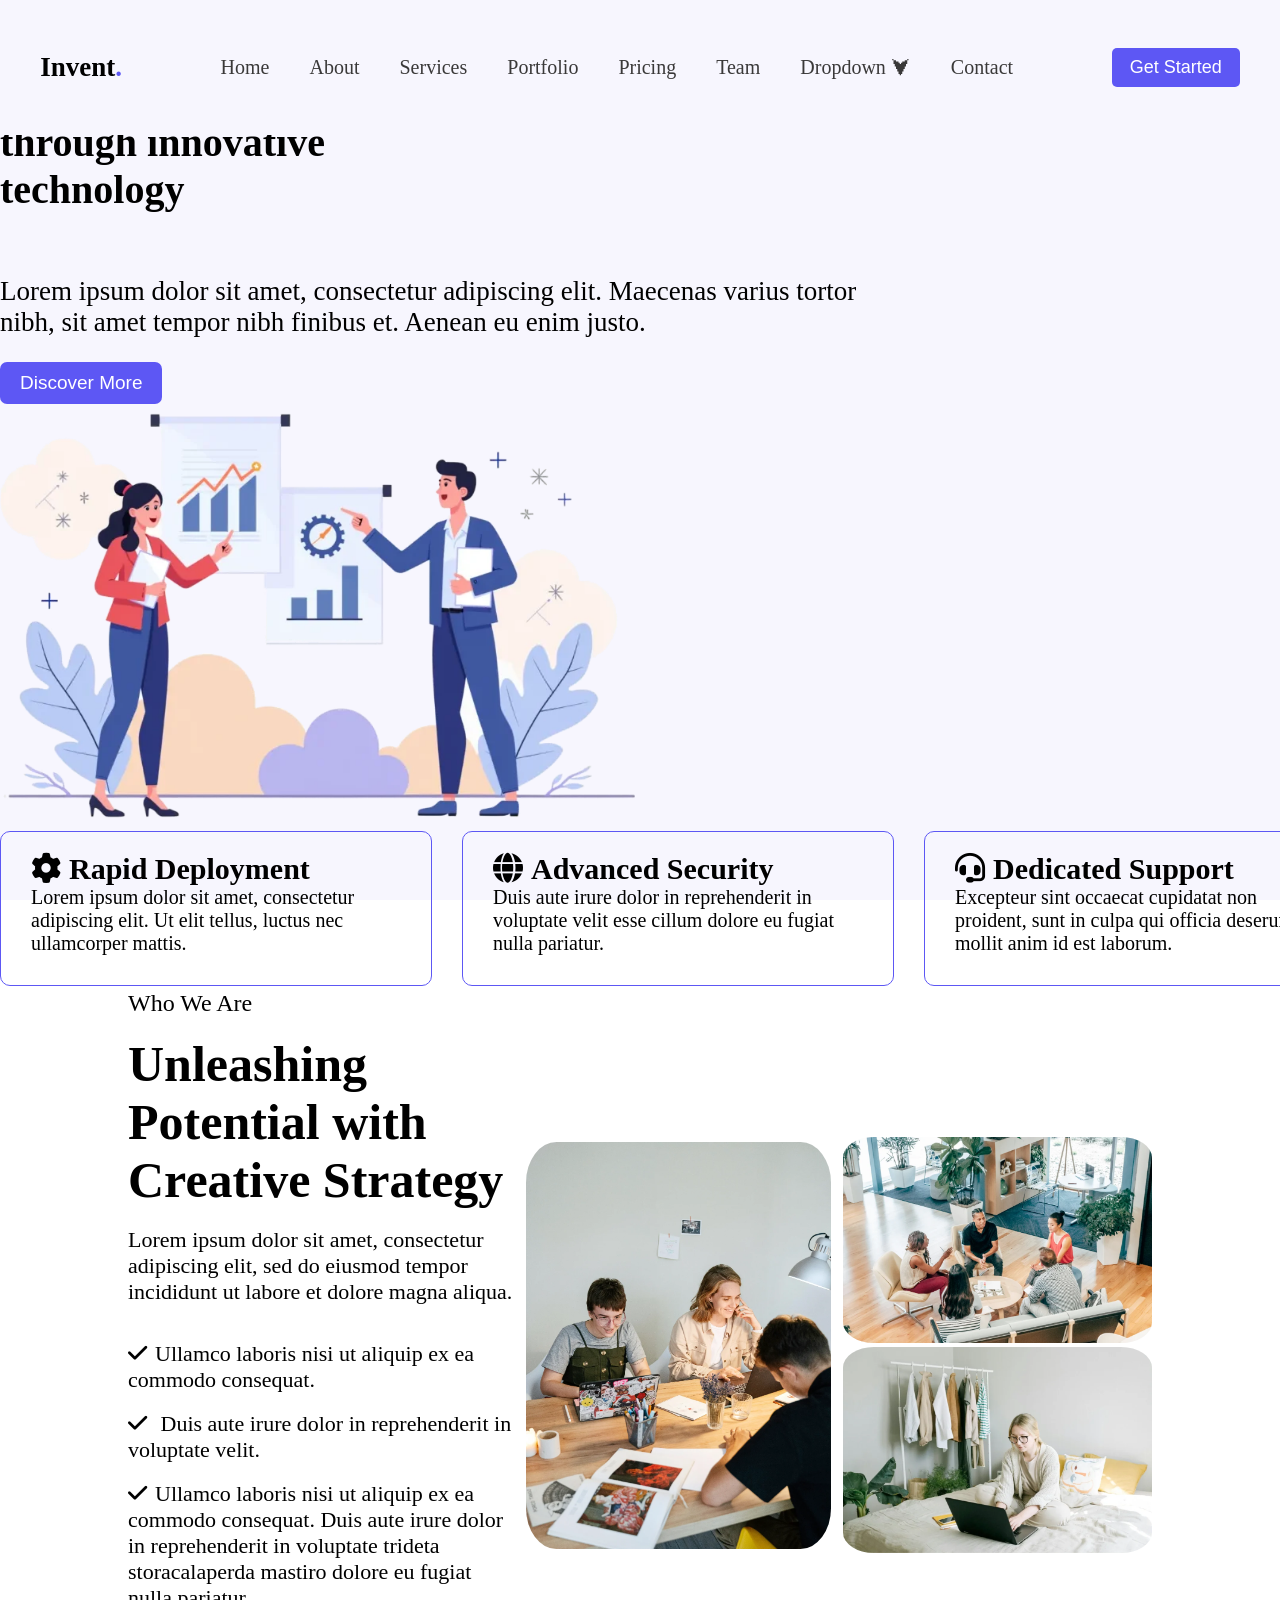
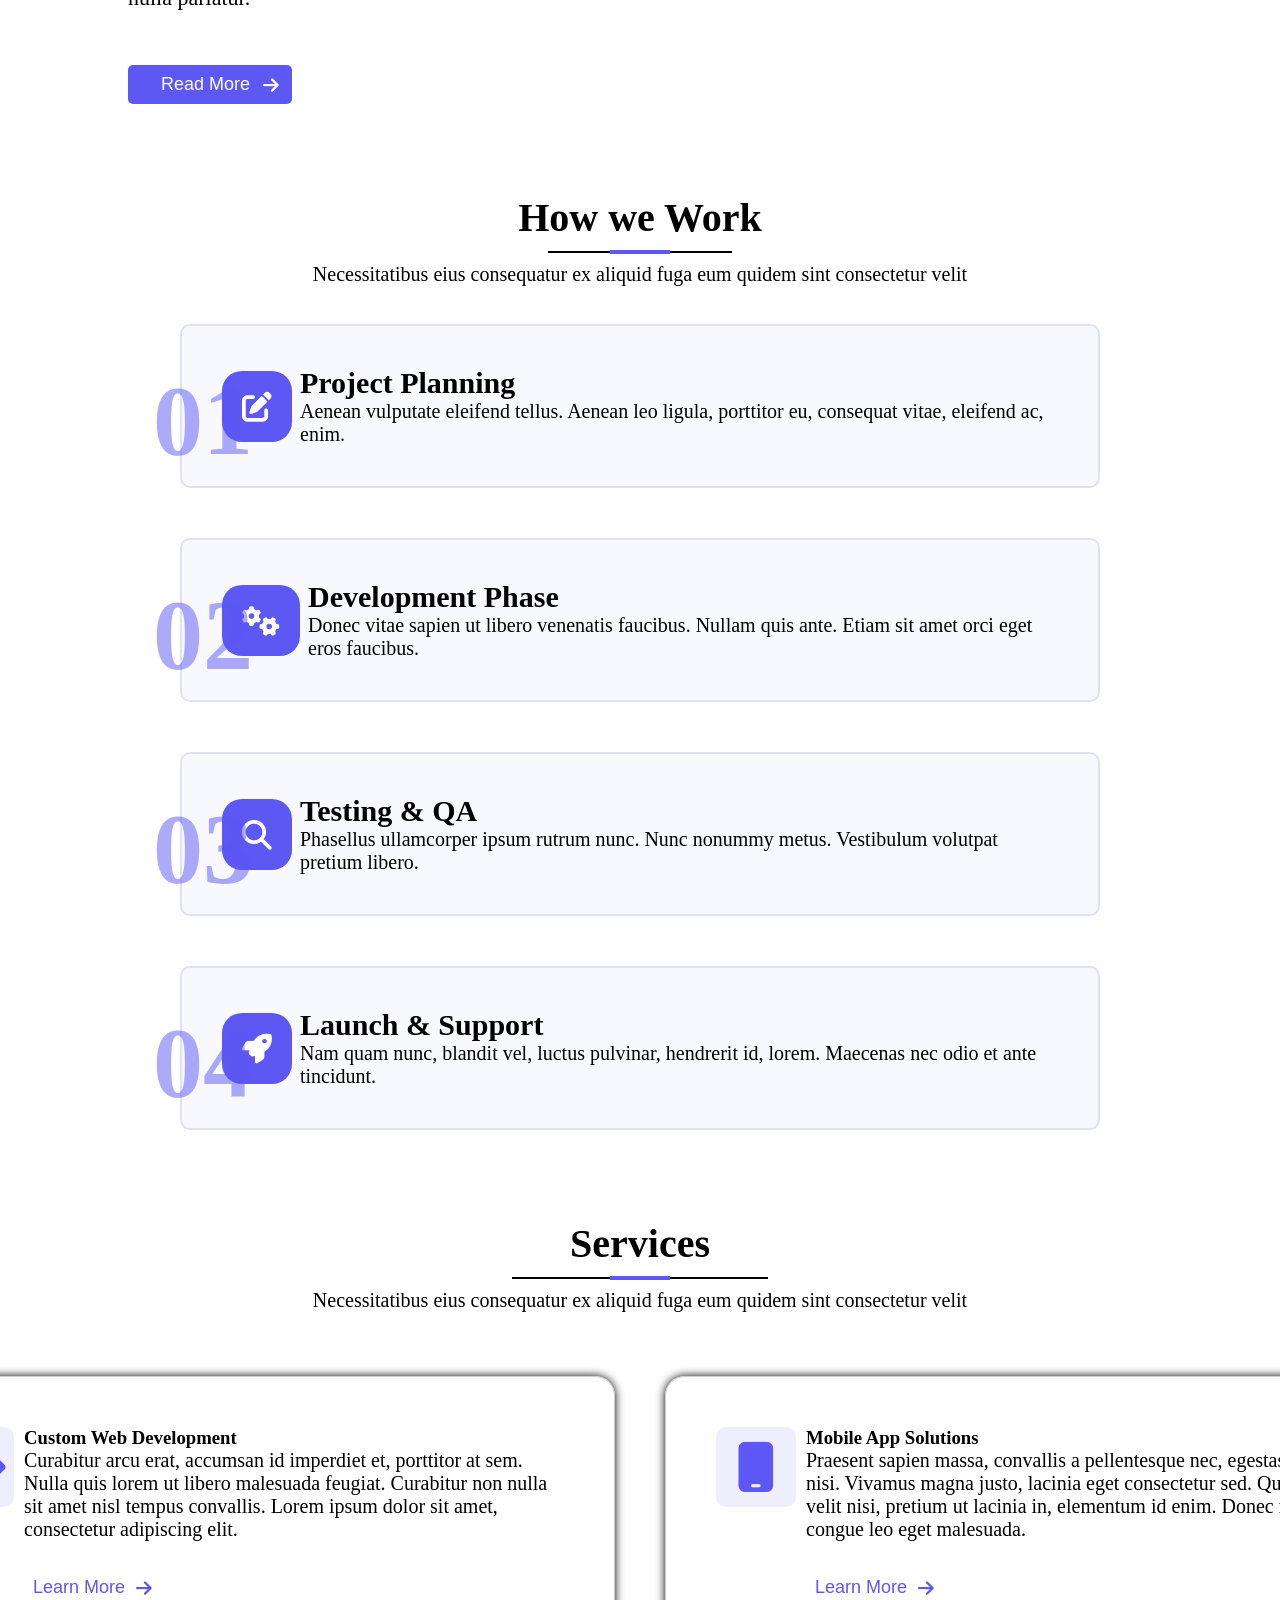
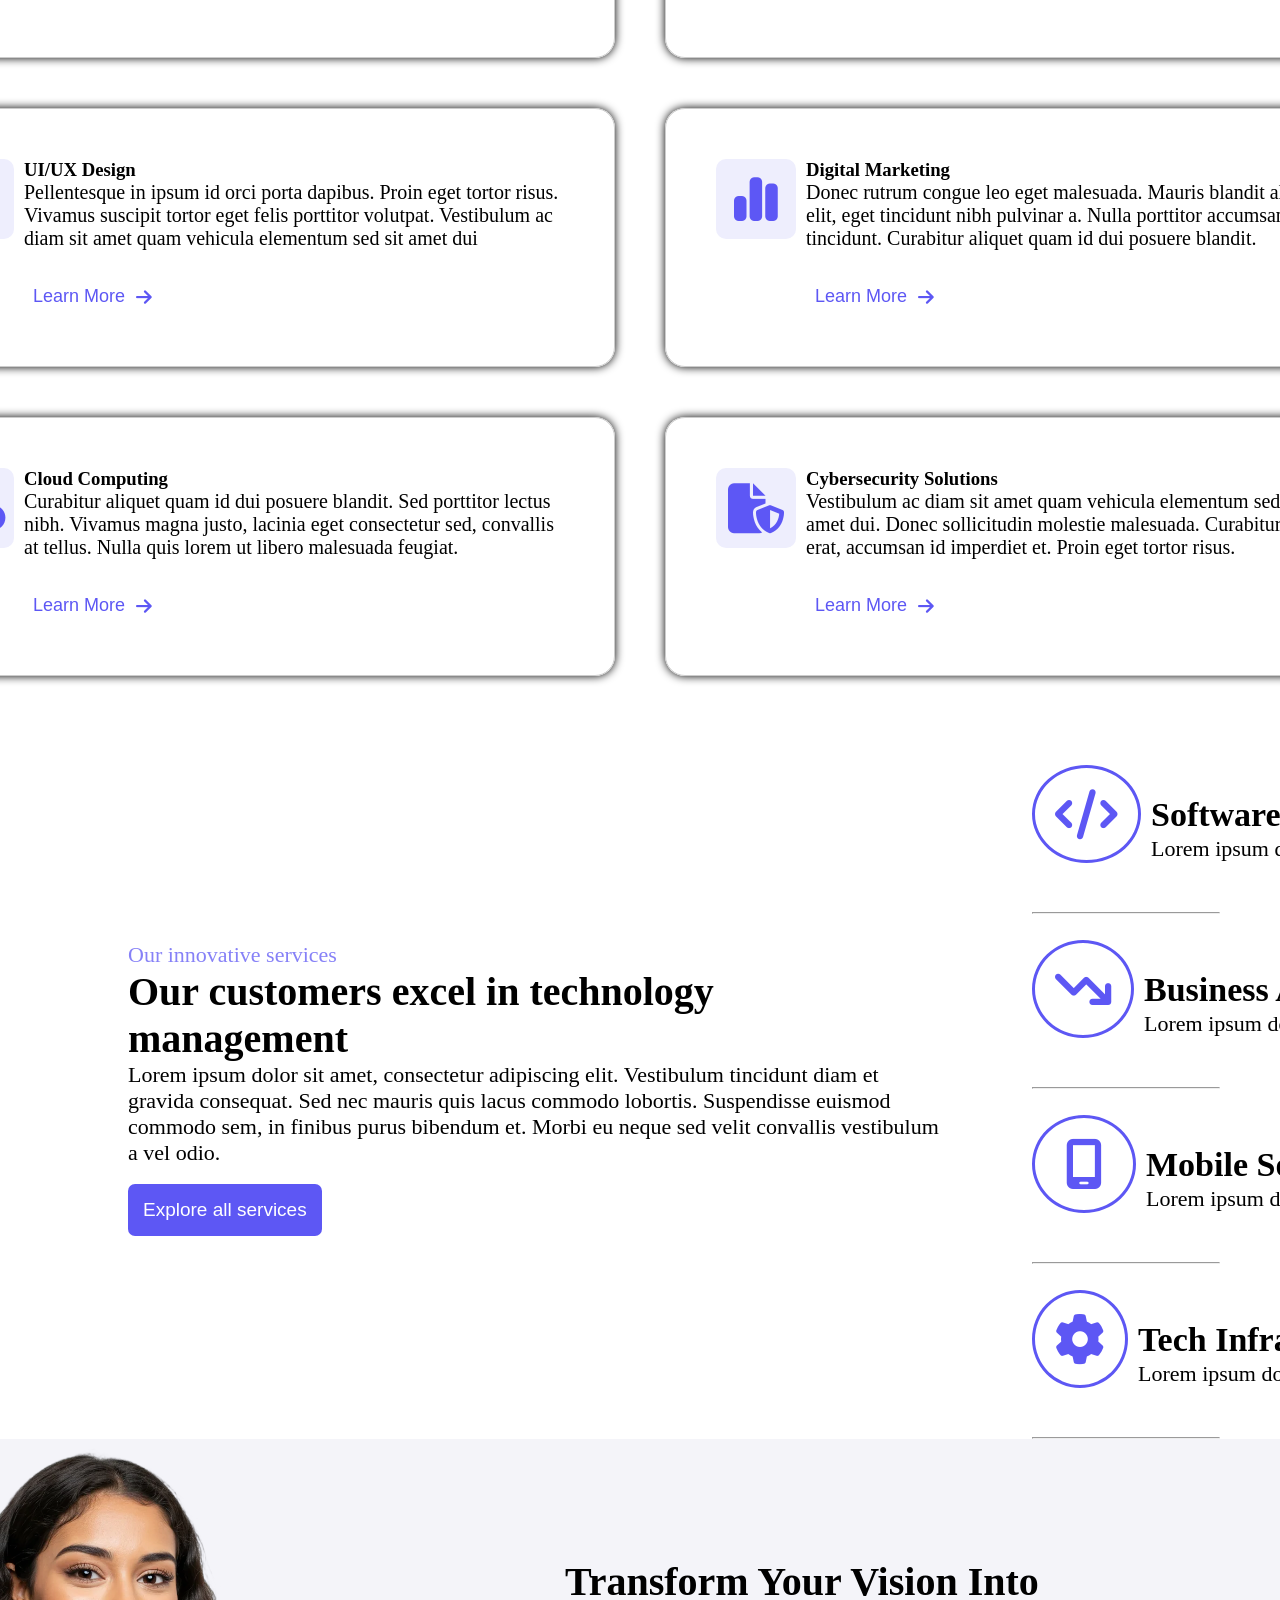
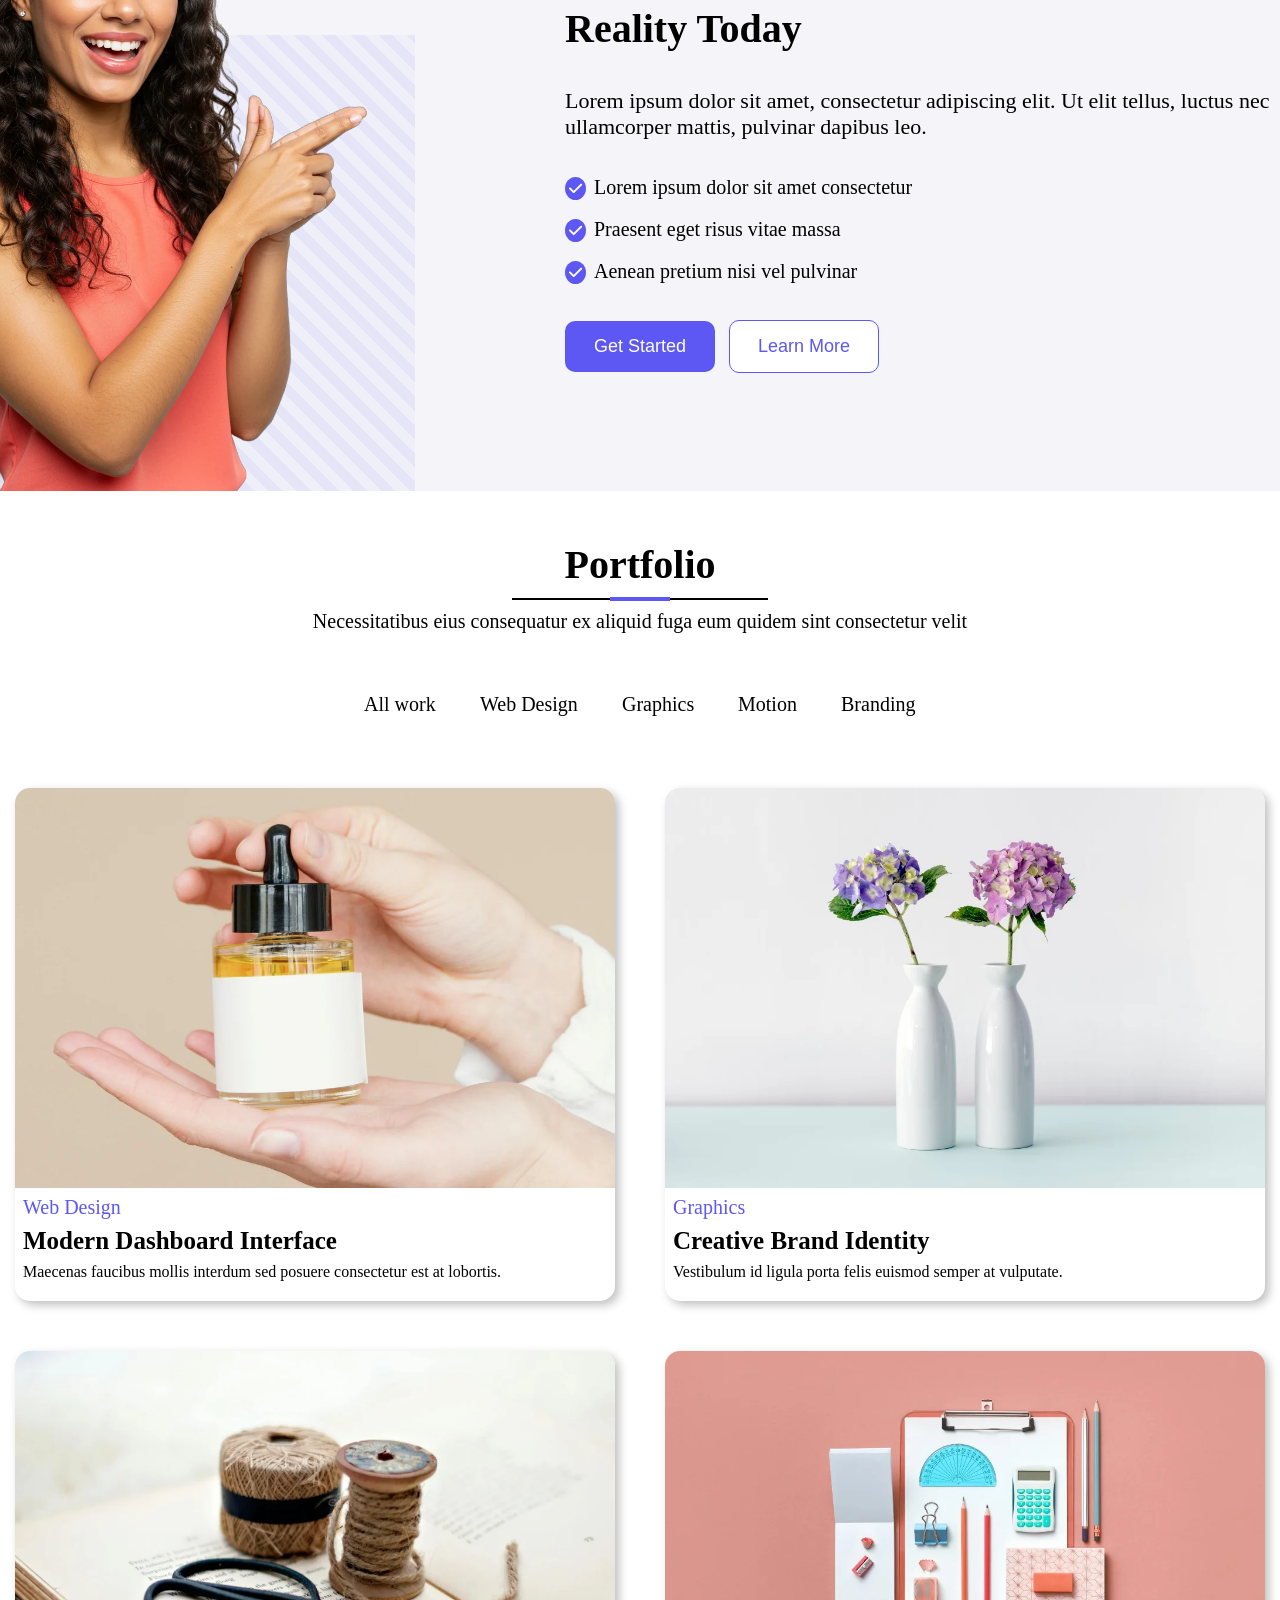
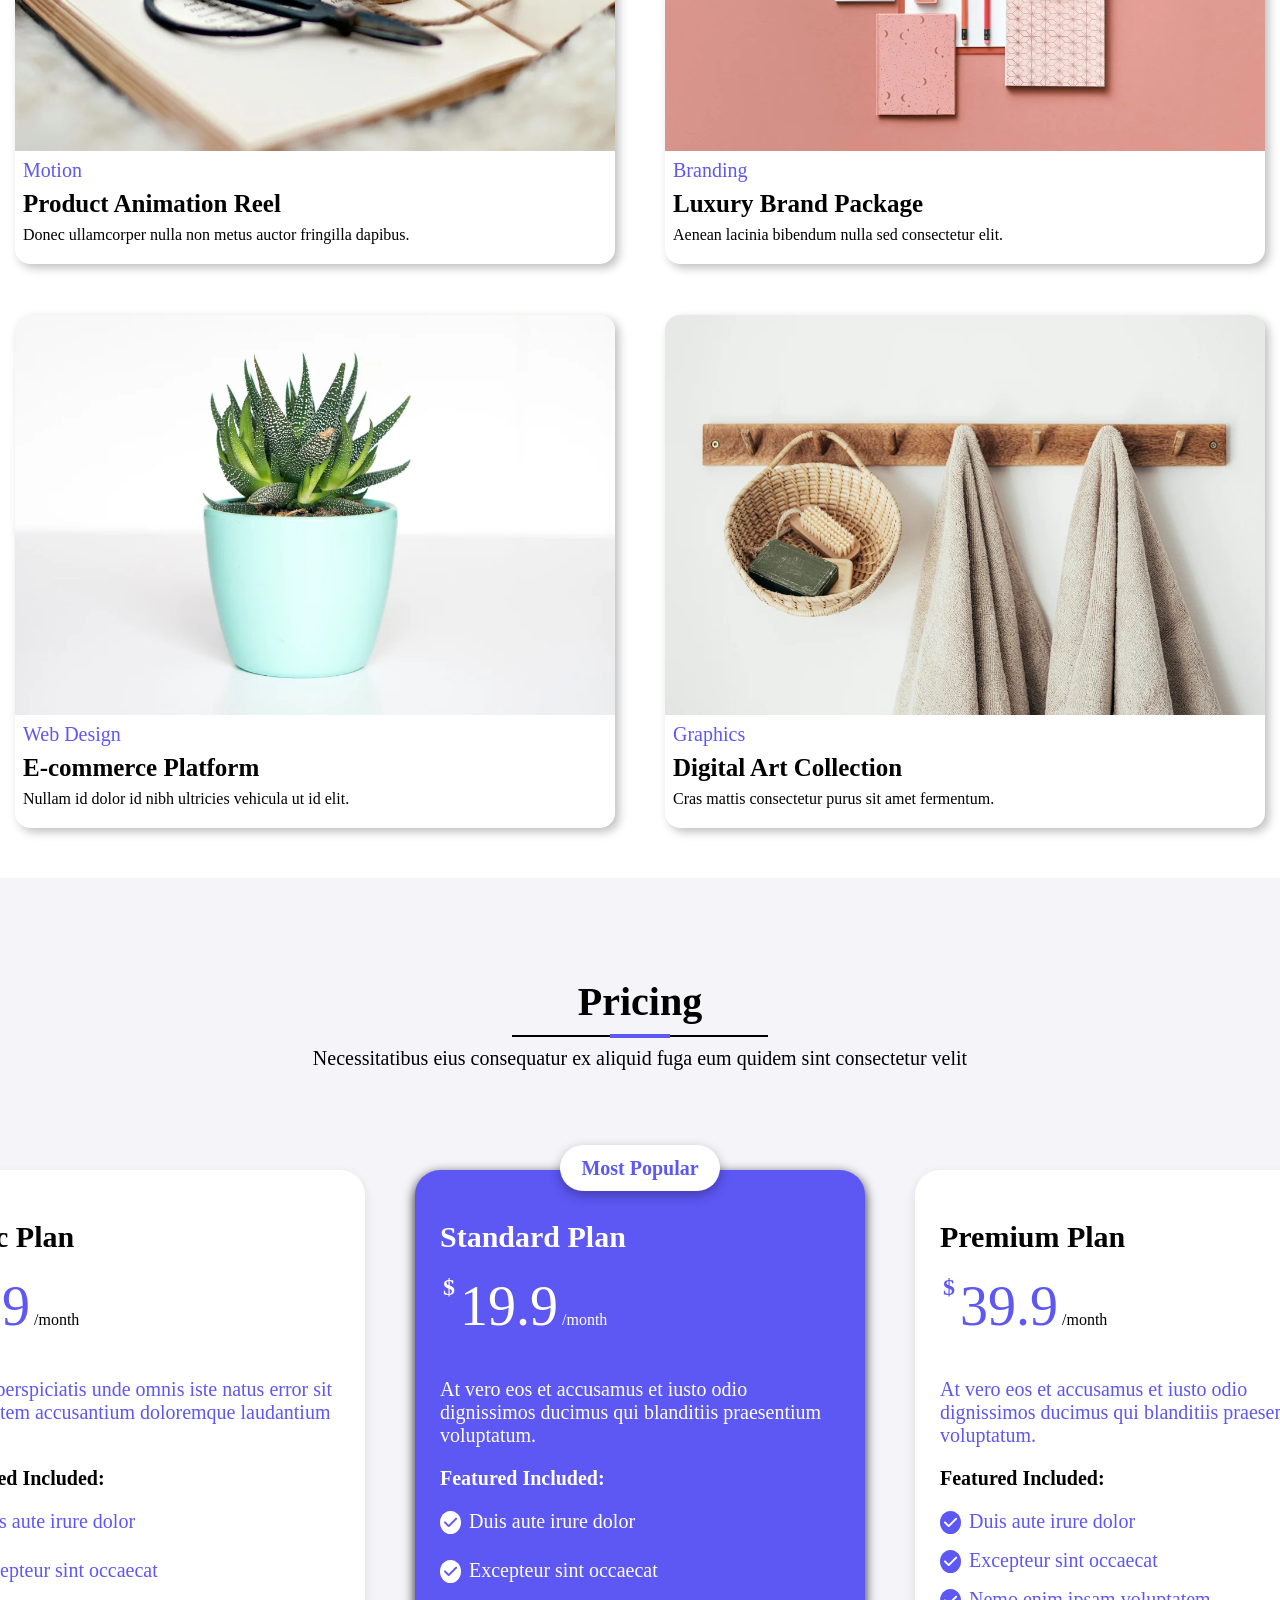
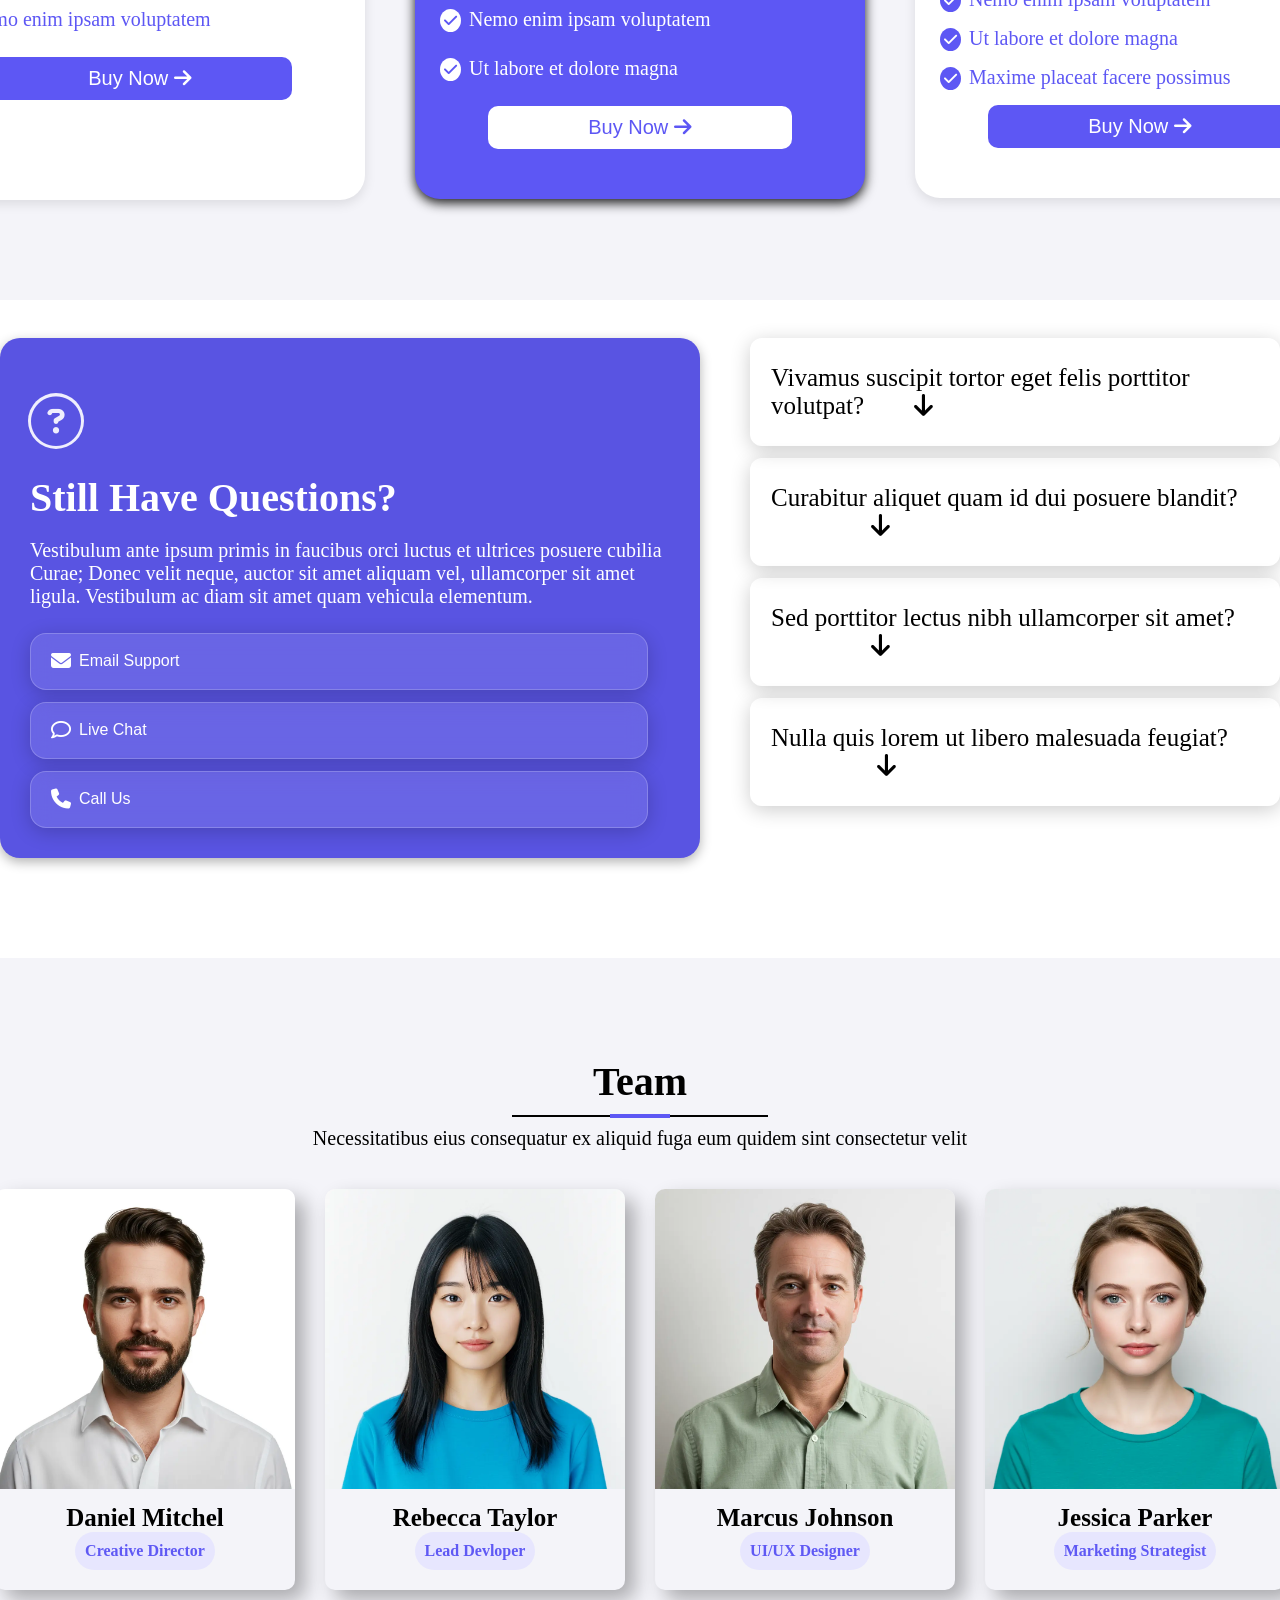
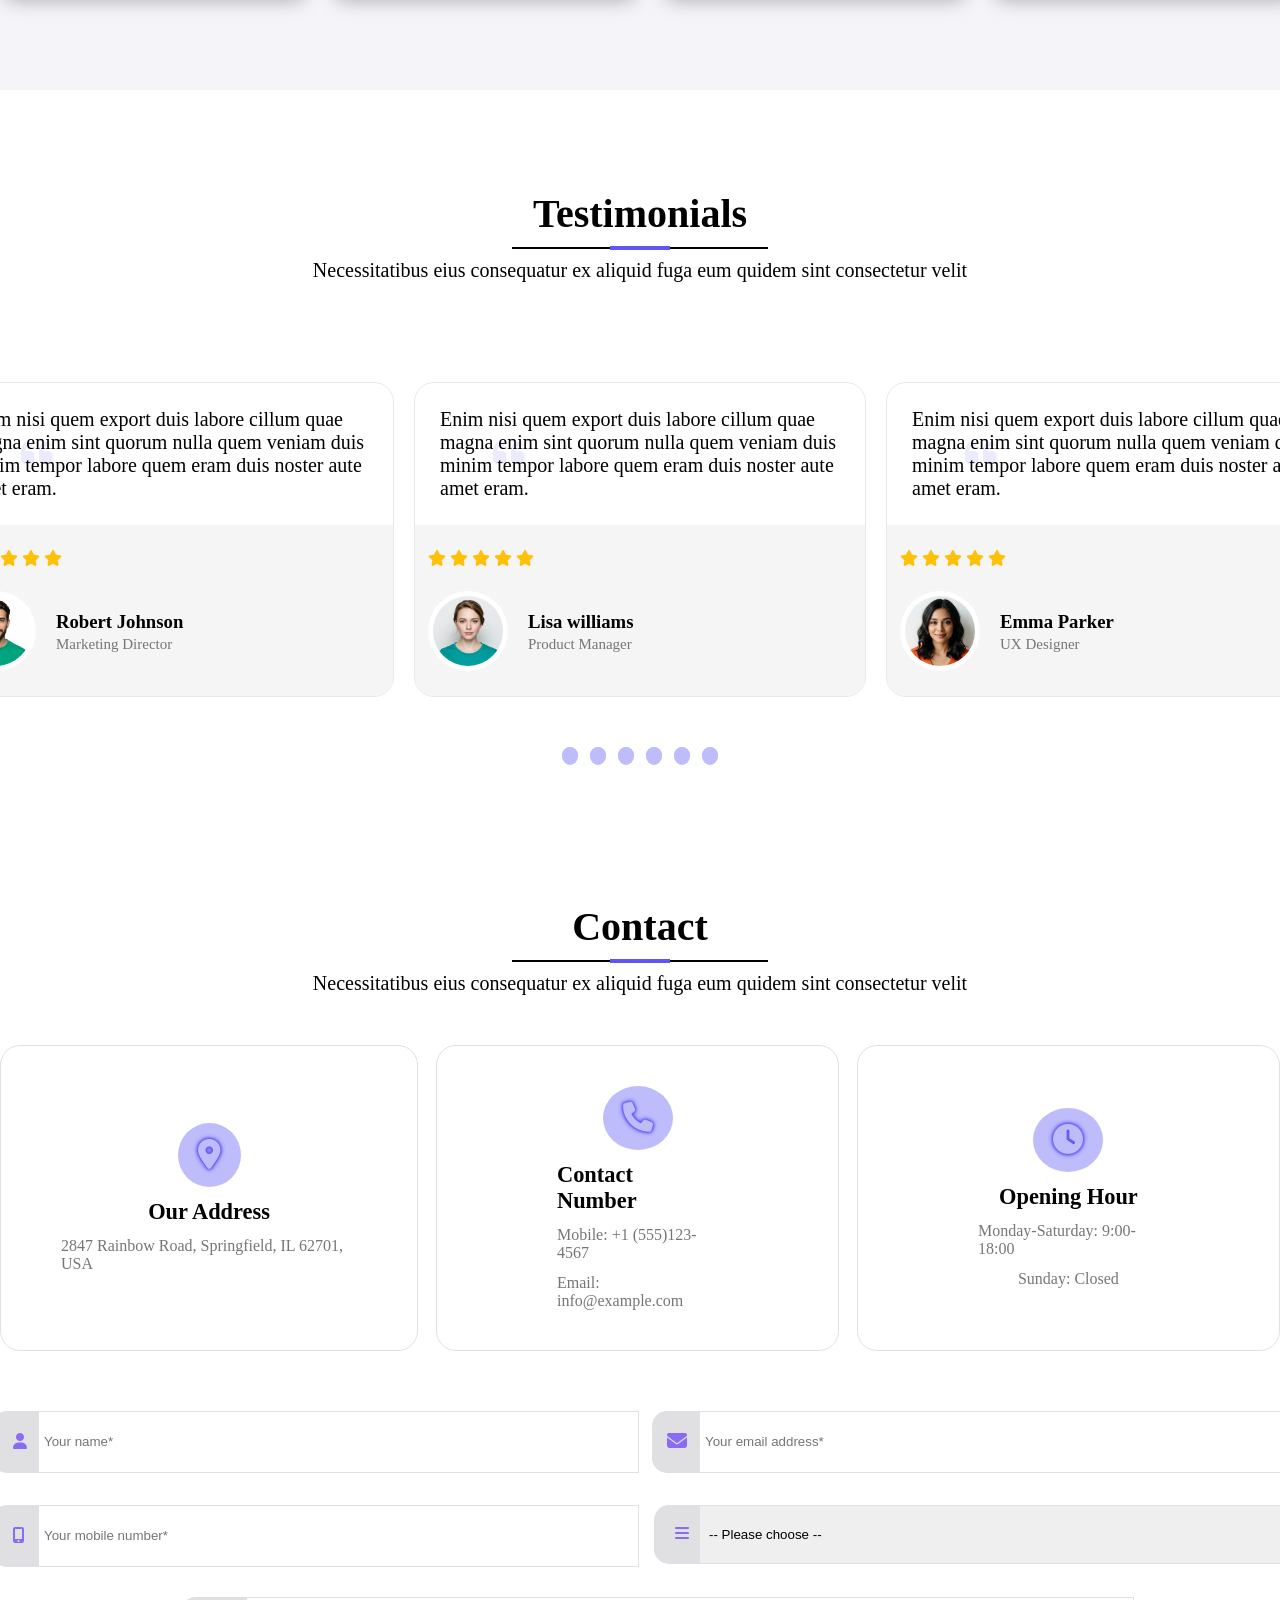
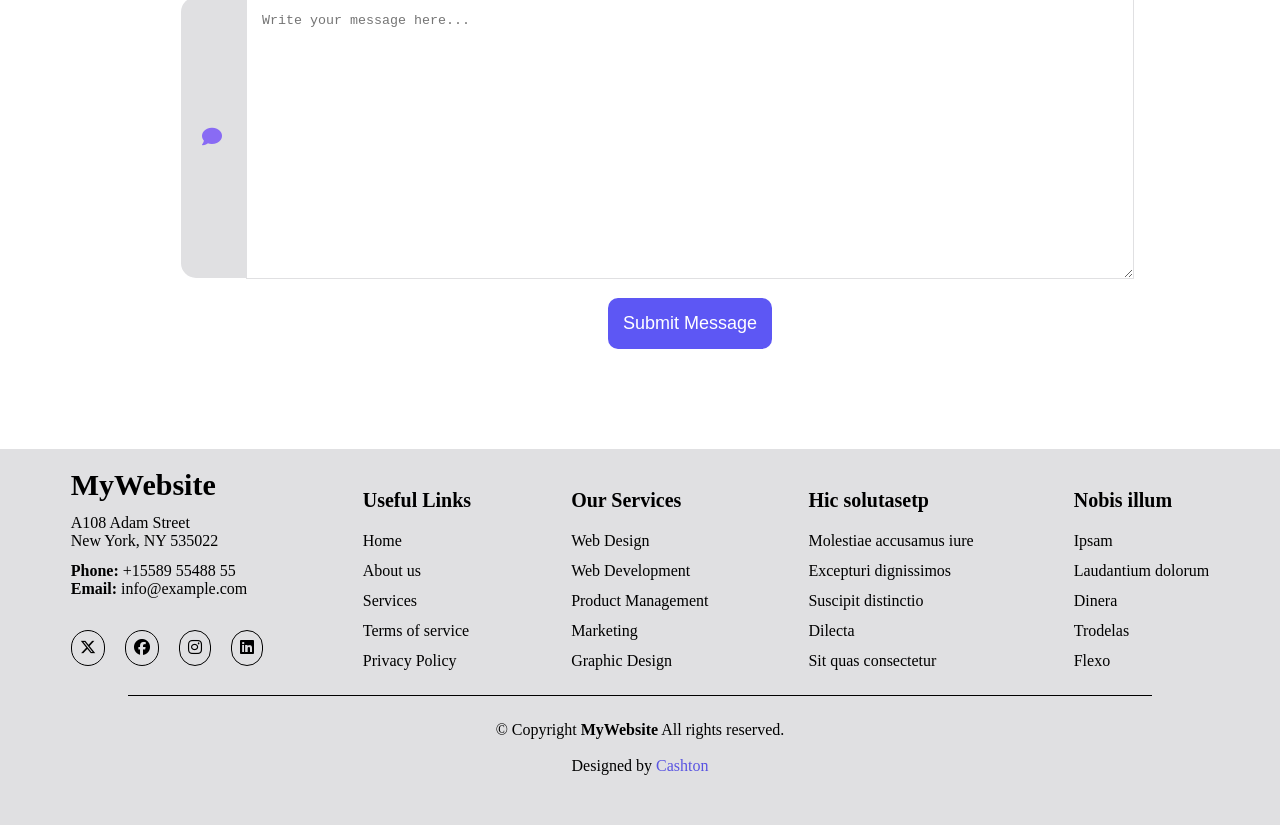
<file: Clone Project 1 (Unresponsive)/index.html>
<!DOCTYPE html>
<html lang="en">

<head>
    <meta charset="UTF-8">
    <meta name="viewport" content="width=device-width, initial-scale=1.0">
    <title>bootstrap</title>
    <link rel="stylesheet" href="https://cdnjs.cloudflare.com/ajax/libs/animate.css/4.1.1/animate.min.css" />
    <link rel="stylesheet" href="css/style.css">
    <link rel="stylesheet" href="https://cdnjs.cloudflare.com/ajax/libs/font-awesome/6.5.0/css/all.min.css">
    <link href="https://fonts.googleapis.com/icon?family=Material+Icons" rel="stylesheet">

</head>

<body>
    <header>
        <nav>
            <div class="font-changer">
                <h4>Invent<span style="color:#5d57f4;">.</span></h4>
            </div>
            <div>
                <ul>
                    <li><a href="">Home</a></li>
                    <li><a href="">About</a></li>
                    <li><a href="">Services</a></li>
                    <li><a href="">Portfolio</a></li>
                    <li><a href="">Pricing</a></li>
                    <li><a href="">Team</a></li>
                    <li class="dropdown">Dropdown &#x2B9F;
                        <ul class="parentdropdown">
                            <li><a href="">Dropdown1</a></li>
                            <li class="deepdrop"> Deep Dropdown &#x2B9F;
                                <ul>
                                    <li><a href="">Deep Dropdown 1</a></li>
                                    <li><a href="">Deep Dropdown 2</a></li>
                                    <li><a href="">Deep Dropdown 3</a></li>
                                    <li><a href="">Deep Dropdown 4</a></li>
                                    <li><a href="">Deep Dropdown 5</a></li>

                                </ul>
                            </li>
                            <li><a href="">Dropdown2</a></li>
                            <li><a href="">Dropdown3</a></li>
                            <li><a href="">Dropdown4</a></li>
                        </ul>
                    </li>
                    <li><a href="">Contact</a></li>
                </ul>
            </div>
            <div><button>Get Started</button></div>
            </div>
        </nav>
        <script>
            // Simple JS to toggle class when you scroll
            window.addEventListener("scroll", function () {
                const navbar = document.querySelector("nav");
                if (window.scrollY > 10) {
                    navbar.classList.add("scrolled");
                } else {
                    navbar.classList.remove("scrolled");
                }
            });
        </script>
    </header>
    <main>
        <section class="section-1 ">
            <div class="hero animate__animated animate__fadeInUp">
                <div class="hero2">
                    <div class="inovation">

                        <div class="bell" style="display: flex;">
                            <div class="bell-margin">
                                <p>Innovative
                                    Solutions</p>
                            </div>
                        </div>
                    </div>
                    </p>
                    <h1>Accelerating business growth through innovative technology</h1>
                    <p class="fucku">Lorem ipsum dolor sit amet, consectetur adipiscing elit. Maecenas varius tortor
                        nibh,
                        sit amet tempor
                        nibh finibus et. Aenean eu enim justo.</p>
                    <div class="hover-shadow-feature-box "> <button class="urmom">Discover More</button></div>
                </div>
                <div class="hover-shadow-feature-box"><img src="Images/illustration-16.webp" alt=""></div>
            </div>
            <div class="hero3 ">
                <div class="animate__animated animate__fadeInUp animate__faster">
                    <div class="hover-shadow-feature-box feature">
                        <h3 class="gear-icon">Rapid Deployment</h3>
                        <p>Lorem ipsum dolor sit amet, consectetur adipiscing elit. Ut elit tellus, luctus nec
                            ullamcorper
                            mattis.</p>
                    </div>
                </div>
                <div class="animate__animated animate__fadeInUp animate__fast">
                    <div class="hover-shadow-feature-box feature">
                        <h3 class="with-globe">Advanced Security</h3>
                        <p>Duis aute irure dolor in reprehenderit in voluptate velit esse cillum dolore eu fugiat nulla
                            pariatur.</p>
                    </div>
                </div>
                <div class="animate__animated animate__fadeInUp animate__slow">
                    <div class="hover-shadow-feature-box feature">
                        <h3 class="with-headset">Dedicated Support</h3>
                        <p>Excepteur sint occaecat cupidatat non proident, sunt in culpa qui officia deserunt mollit
                            anim id
                            est
                            laborum.</p>
                    </div>
                </div>
            </div>
        </section>
        <section class="section-2">
            <div id="sec2div1">
                <div id="sec2div5">
                    <p id="sec2div5p1">Who We Are</p><br>
                    <h1>Unleashing Potential with Creative Strategy</h1><br>
                    <p id="sec2div5p2">Lorem ipsum dolor sit amet, consectetur adipiscing elit, sed do eiusmod tempor
                        incididunt ut labore
                        et dolore magna aliqua.</p><br><br>
                    <ul>
                        <li>Ullamco laboris nisi ut aliquip ex ea commodo consequat.</li><br>
                        <li> Duis aute irure dolor in reprehenderit in voluptate velit.</li><br>
                        <li>Ullamco laboris nisi ut aliquip ex ea commodo consequat. Duis aute irure dolor in
                            reprehenderit
                            in voluptate trideta storacalaperda mastiro dolore eu fugiat nulla pariatur.</li>

                    </ul><br><br><br><button class="sec2btn">Read More</button>
                </div>
                <div id="sec2div2">
                    <div id="sec2div3"><img src="Images/about-portrait-1.webp" alt=""></div>
                    <div id="sec2div4"> <img src="Images/about-8.webp" alt="">
                        <img src="Images/about-12.webp" alt="">
                    </div>
                </div>
            </div>
            <div class="candace">
                <div class="cash">
                    <h2>How we Work</h2>
                    <div class="line-container"></div>
                    <p>Necessitatibus eius consequatur ex aliquid fuga eum quidem sint consectetur velit</p>
                </div>
                <div class="blocks">
                    <div class="fuckers hover-shadow-feature-box pen">
                        <div>
                            <div>
                                <div>
                                    <h3>Project Planning</h3>
                                </div>
                                <div>
                                    <p>Aenean vulputate eleifend tellus. Aenean leo ligula, porttitor eu, consequat
                                        vitae,
                                        eleifend ac, enim.</p>
                                </div>
                            </div>
                        </div><span class="number-1">01</span>
                    </div>
                    <div class="fuckers hover-shadow-feature-box settings">
                        <div>
                            <div>
                                <div>
                                    <h3>Development Phase</h3>
                                </div>
                                <div>
                                    <p>Donec vitae sapien ut libero venenatis faucibus. Nullam quis ante. Etiam sit amet
                                        orci eget eros faucibus.</p>
                                </div>
                            </div>
                        </div><span class="number-1">02</span>
                    </div>
                    <div class="fuckers hover-shadow-feature-box magnifier">
                        <div>
                            <div>
                                <div>
                                    <h3>Testing & QA</h3>
                                </div>
                                <div>
                                    <p>Phasellus ullamcorper ipsum rutrum nunc. Nunc nonummy metus. Vestibulum volutpat
                                        pretium libero.</p>
                                </div>
                            </div>
                        </div><span class="number-1">03</span>
                    </div>
                    <div class="fuckers hover-shadow-feature-box rocket">
                        <div>
                            <div>
                                <div>
                                    <h3>Launch & Support</h3>
                                </div>
                                <div>
                                    <p>Nam quam nunc, blandit vel, luctus pulvinar, hendrerit id, lorem. Maecenas nec
                                        odio
                                        et ante tincidunt.</p>
                                </div>
                            </div>
                        </div><span class="number-1">04</span>
                    </div>


                </div>
            </div>
            <div>
                <div class="cash" id="pokemon">
                    <h2>Services</h2>
                    <div class="line-container"></div>
                    <p>Necessitatibus eius consequatur ex aliquid fuga eum quidem sint consectetur velit</p>
                </div>
                <div class="cash" id="pikachu">
                    <div class="charmander">
                        <div class="bulbasaur hover-shadow-feature-box hover-border">
                            <div class="dude">
                                <span class="codetag">
                                    <span class="icon"></span>
                                </span>
                                <div>
                                    <h3>Custom Web Development</h3>
                                    <p>Curabitur arcu erat, accumsan id imperdiet et, porttitor at sem. Nulla quis lorem
                                        ut libero
                                        malesuada feugiat. Curabitur non nulla sit amet nisl tempus convallis. Lorem
                                        ipsum dolor sit
                                        amet, consectetur adipiscing elit.</p><button class="sec2btn" id="meowtwo">
                                        Learn More</button>
                                </div>
                            </div>
                        </div>
                        <div class="bulbasaur hover-shadow-feature-box hover-border">
                            <div class="dude">
                                <span class="codetag">
                                    <span class="icon1"></span>
                                </span>
                                <div>
                                    <h3>Mobile App Solutions</h3>
                                    <p>Praesent sapien massa, convallis a pellentesque nec, egestas non nisi. Vivamus
                                        magna justo, lacinia eget consectetur sed. Quisque velit nisi, pretium ut
                                        lacinia in, elementum id enim. Donec rutrum congue leo eget malesuada.</p>
                                    <button class="sec2btn" id="meowtwo">
                                        Learn More</button>
                                </div>
                            </div>
                        </div>
                    </div>
                    <div class="charmander">
                        <div class="bulbasaur hover-shadow-feature-box hover-border">
                            <div class="dude">
                                <span class="codetag">
                                    <span class="icon2"></span>
                                </span>
                                <div>
                                    <h3>UI/UX Design</h3>
                                    <p>Pellentesque in ipsum id orci porta dapibus. Proin eget tortor risus. Vivamus
                                        suscipit tortor eget felis porttitor volutpat. Vestibulum ac diam sit amet quam
                                        vehicula elementum sed sit amet dui</p><button class="sec2btn" id="meowtwo">
                                        Learn More</button>
                                </div>
                            </div>
                        </div>
                        <div class="bulbasaur hover-shadow-feature-box hover-border">
                            <div class="dude">
                                <span class="codetag">
                                    <span class="icon4"></span>
                                </span>
                                <div>
                                    <h3>Digital Marketing</h3>
                                    <p>Donec rutrum congue leo eget malesuada. Mauris blandit aliquet elit, eget
                                        tincidunt nibh pulvinar a. Nulla porttitor accumsan tincidunt. Curabitur aliquet
                                        quam id dui posuere blandit.</p><button class="sec2btn" id="meowtwo">
                                        Learn More</button>
                                </div>
                            </div>
                        </div>
                    </div>
                    <div class="charmander">
                        <div class="bulbasaur hover-shadow-feature-box hover-border">
                            <div class="dude">
                                <span class="codetag">
                                    <span class="icon5"></span>
                                </span>
                                <div>
                                    <h3>Cloud Computing</h3>
                                    <p>Curabitur aliquet quam id dui posuere blandit. Sed porttitor lectus nibh.
                                        Vivamus magna justo, lacinia eget consectetur sed, convallis at tellus. Nulla
                                        quis lorem ut libero malesuada feugiat.</p><button class="sec2btn" id="meowtwo">
                                        Learn More</button>
                                </div>
                            </div>
                        </div>
                        <div class="bulbasaur hover-shadow-feature-box hover-border">
                            <div class="dude">
                                <span class="codetag">
                                    <span class="icon3"></span>
                                </span>
                                <div>
                                    <h3>Cybersecurity Solutions</h3>
                                    <p>Vestibulum ac diam sit amet quam vehicula elementum sed sit amet dui. Donec
                                        sollicitudin molestie malesuada. Curabitur arcu erat, accumsan id imperdiet et.
                                        Proin eget tortor risus.</p><button class="sec2btn" id="meowtwo">
                                        Learn More</button>
                                </div>
                            </div>
                        </div>
                    </div>
                </div>
                <section>
                    <div id="charlizard">
                        <div>
                            <p class="homelander">Our innovative services</p>
                            <h2 class="noah">Our customers excel in technology management</h2>
                            <p>Lorem ipsum dolor sit amet, consectetur adipiscing elit. Vestibulum tincidunt diam et
                                gravida
                                consequat. Sed nec mauris quis lacus commodo lobortis. Suspendisse euismod commodo sem,
                                in
                                finibus purus bibendum et. Morbi eu neque sed velit convallis vestibulum a vel odio.

                            </p>
                            <br>
                            <button class="urmom hover-shadow-feature-box" id="wtf">Explore all services</button>
                        </div>
                        <span class="mike">
                            <span class="joyboy"><span class="iconic"><i class="fa-solid fa-code"></i></span>
                                <div>
                                    <h2><a href="#">Software Engineering</a></h2>
                                    <p>Lorem ipsum dolor sit amet consectetur adipiscing.</p>
                                </div>
                            </span>
                            <hr class="nami">
                            <span class="joyboy"><span class="iconic"><i
                                        class="fa-solid fa-arrow-trend-down"></i></span>
                                <div>
                                    <h2><a href="#">Business Analytics</a></h2>
                                    <p>Lorem ipsum dolor sit amet consectetur adipiscing.</p>
                                </div>
                            </span>
                            <hr class="nami">
                            <span class="joyboy"><span class="iconic"><i class="fa-solid fa-mobile-screen"></i></span>
                                <div>
                                    <h2><a href="#">Mobile Solutions</a></h2>
                                    <p>Lorem ipsum dolor sit amet consectetur adipiscing.</p>
                                </div>
                            </span>
                            <hr class="nami">
                            <span class="joyboy"><span class="iconic"><i class="fa-solid fa-gear"></i></span>
                                <div>
                                    <h2><a href="#">Tech Infrastructure</a></h2>
                                    <p>Lorem ipsum dolor sit amet consectetur adipiscing.</p>
                                </div>
                            </span>
                            <hr class="nami">
                        </span>
                    </div>
                </section>
            </div>
        </section>
        <section class="section-3">
            <div class="containersec3">

                <div class="grlimgcontainer">
                    <div class="grldiv"><img src="Images/girl.webp" alt=""></div>
                    <div class="grlwrapper"></div>
                </div>
                <div class="infosec3">
                    <h2>Transform Your Vision Into Reality Today</h2>
                    <br>
                    <br>
                    <p>Lorem ipsum dolor sit amet, consectetur adipiscing elit. Ut elit tellus, luctus nec ullamcorper
                        mattis, pulvinar dapibus leo.</p>
                    <br>
                    <br>
                    <ul>
                        <li class="ticklistsec2">Lorem ipsum dolor sit amet consectetur</li>
                        <br>
                        <li class="ticklistsec2">Praesent eget risus vitae massa</li>
                        <br>
                        <li class="ticklistsec2">Aenean pretium nisi vel pulvinar</li>
                    </ul>
                    <br>
                    <br>
                    <div>
                        <button class="sec3btns" id="sec3btnedit1">Get Started</button>
                        <button class="sec3btns" id="sec3btnedit">Learn More</button>
                    </div>

                </div>
            </div>
        </section>
        <section class="section-4">
            <div>
                <div class="cash" id="sec4margin">
                    <h2>Portfolio</h2>
                    <div class="line-container"></div>
                    <p>Necessitatibus eius consequatur ex aliquid fuga eum quidem sint consectetur velit</p>
                </div>
                <div class="sec4div2">
                    <ul>
                        <li class="hover-shadow-feature-box">All work</li>
                        <li class="hover-shadow-feature-box">Web Design</li>
                        <li class="hover-shadow-feature-box">Graphics</li>
                        <li class="hover-shadow-feature-box">Motion</li>
                        <li class="hover-shadow-feature-box">Branding</li>
                    </ul>
                </div>
                <div class="sec4div3">
                    <div class="sec4divblocks">
                        <div class="sec4divblocksdiv hover-shadow-feature-box">
                            <div class="img-wrapper99">
                                <img src="Images/perfume.webp" alt="">
                                <div class="vignette-overlay">
                                    <div class="icons99">
                                        <i class="fa-solid fa-eye"></i>
                                    </div>
                                    <div class="icons99"> <i class="fa-solid fa-arrow-right"></i>
                                    </div>
                                </div>
                            </div>
                            <div>
                                <p class="sec4divblocksdivp">Web Design</p>
                                <h3 class="sec4divblocksdivh3">Modern Dashboard Interface</h3>
                                <p id="sec4divblocksdivp2">Maecenas faucibus mollis interdum sed posuere consectetur est
                                    at lobortis.</p>
                            </div>
                        </div>
                        <div class="sec4divblocksdiv hover-shadow-feature-box">
                            <div class="img-wrapper99">
                                <img src="Images/vase.webp" alt="">
                                <div class="vignette-overlay">
                                    <div class="icons99">
                                        <i class="fa-solid fa-eye"></i>
                                    </div>
                                    <div class="icons99"> <i class="fa-solid fa-arrow-right"></i>
                                    </div>
                                </div>
                            </div>
                            <div>
                                <p class="sec4divblocksdivp">Graphics</p>
                                <h3 class="sec4divblocksdivh3">Creative Brand Identity</h3>
                                <p id="sec4divblocksdivp2">Vestibulum id ligula porta felis euismod semper at vulputate.
                                </p>
                            </div>
                        </div>
                    </div>
                    <div class="sec4divblocks">
                        <div class="sec4divblocksdiv hover-shadow-feature-box">
                            <div class="img-wrapper99">
                                <img src="Images/rope.webp" alt="">
                                <div class="vignette-overlay">
                                    <div class="icons99">
                                        <i class="fa-solid fa-eye"></i>
                                    </div>
                                    <div class="icons99"> <i class="fa-solid fa-arrow-right"></i>
                                    </div>
                                </div>
                            </div>
                            <div>
                                <p class="sec4divblocksdivp">Motion</p>
                                <h3 class="sec4divblocksdivh3">Product Animation Reel</h3>
                                <p id="sec4divblocksdivp2">Donec ullamcorper nulla non metus auctor fringilla dapibus.
                                </p>
                            </div>
                        </div>
                        <div class="sec4divblocksdiv hover-shadow-feature-box">
                            <div class="img-wrapper99">
                                <img src="Images/calc.webp" alt="">
                                <div class="vignette-overlay">
                                    <div class="icons99">
                                        <i class="fa-solid fa-eye"></i>
                                    </div>
                                    <div class="icons99"> <i class="fa-solid fa-arrow-right"></i>
                                    </div>
                                </div>
                            </div>
                            <div>
                                <p class="sec4divblocksdivp">Branding</p>
                                <h3 class="sec4divblocksdivh3">Luxury Brand Package</h3>
                                <p id="sec4divblocksdivp2">Aenean lacinia bibendum nulla sed consectetur elit.</p>

                            </div>
                        </div>
                    </div>
                    <div class="sec4divblocks">
                        <div class="sec4divblocksdiv hover-shadow-feature-box">
                            <div class="img-wrapper99">
                                <img src="Images/pot.webp" alt="">
                                <div class="vignette-overlay">
                                    <div class="icons99">
                                        <i class="fa-solid fa-eye"></i>
                                    </div>
                                    <div class="icons99"> <i class="fa-solid fa-arrow-right"></i>
                                    </div>
                                </div>
                            </div>
                            <div>
                                <p class="sec4divblocksdivp">Web Design</p>
                                <h3 class="sec4divblocksdivh3">E-commerce Platform</h3>
                                <p id="sec4divblocksdivp2">Nullam id dolor id nibh ultricies vehicula ut id elit.</p>
                            </div>
                        </div>
                        <div class="sec4divblocksdiv hover-shadow-feature-box">
                            <div class="img-wrapper99">
                                <img src="Images/Hangerwebp.webp" alt="">
                                <div class="vignette-overlay">
                                    <div class="icons99">
                                        <i class="fa-solid fa-eye"></i>
                                    </div>
                                    <div class="icons99"> <i class="fa-solid fa-arrow-right"></i>
                                    </div>
                                </div>
                            </div>
                            <div>
                                <p class="sec4divblocksdivp">Graphics</p>
                                <h3 class="sec4divblocksdivh3">Digital Art Collection</h3>
                                <p id="sec4divblocksdivp2">Cras mattis consectetur purus sit amet fermentum.</p>
                            </div>
                        </div>
                    </div>
                </div>
            </div>
        </section>
        <section class="section-5">
            <div class="sec5div1">
                <div class="cash">
                    <h2 id="sec5margin">Pricing</h2>
                    <div class="line-container"></div>
                    <p>Necessitatibus eius consequatur ex aliquid fuga eum quidem sint consectetur velit</p>
                    <div class="price-card-container">
                        <div class="pricing-card1">
                            <h3 class="pricecardh3">Basic Plan</h3>
                            <div class="sec5pricediv1">
                                <sup class="dollarsec5">$</sup> <span class="amountsec5">9.9</span>
                                <span>/month</span>
                            </div>
                            <div class="sec5pricediv2">
                                <p>Sed ut perspiciatis unde omnis iste natus error sit voluptatem accusantium doloremque
                                    laudantium totam</p>
                            </div>
                            <div>
                                <h4>Featured Included:</h4>
                                <ul>
                                    <li>Duis aute irure dolor</li>
                                    <li>Excepteur sint occaecat</li>
                                    <li>Nemo enim ipsam voluptatem</li>
                                </ul>
                            </div>
                            <div class="sec5btn"><button id="sec5btn1">Buy Now <span class="sec5arrow"></span></button>
                            </div>
                        </div>
                        <div class="pricing-card2">
                            <div class="mostpopular"></div>
                            <h3 class="pricecardh3">Standard Plan</h3>
                            <div class="sec5pricediv1">
                                <sup class="dollarsec5" id="dollarsec5id">$</sup> <span class="amountsec5"
                                    id="amountsec5id">19.9</span>
                                <span>/month</span>
                            </div>
                            <div class="sec5pricediv2" id="sec5pricediv2id">
                                <p>At vero eos et accusamus et iusto odio dignissimos ducimus qui blanditiis praesentium
                                    voluptatum.</p>
                            </div>
                            <div>
                                <h4>Featured Included:</h4>
                                <ul>
                                    <li>Duis aute irure dolor</li>
                                    <li>Excepteur sint occaecat</li>
                                    <li>Nemo enim ipsam voluptatem</li>
                                    <li>Ut labore et dolore magna</li>
                                </ul>
                            </div>
                            <div class="sec5btn"><button id="sec5btn2">Buy Now <span class="sec5arrow"
                                        id="sec5arrow2"></span></button></div>
                        </div>
                        <div class="pricing-card3">
                            <h3 class="pricecardh3">Premium Plan</h3>
                            <div class="sec5pricediv1">
                                <sup class="dollarsec5">$</sup> <span class="amountsec5">39.9</span>
                                <span>/month</span>
                            </div>
                            <div class="sec5pricediv2">
                                <p>At vero eos et accusamus et iusto odio dignissimos ducimus qui blanditiis praesentium
                                    voluptatum.</p>
                            </div>
                            <div>
                                <h4>Featured Included:</h4>
                                <ul>
                                    <li>Duis aute irure dolor</li>
                                    <li>Excepteur sint occaecat</li>
                                    <li>Nemo enim ipsam voluptatem</li>
                                    <li>Ut labore et dolore magna</li>
                                    <li>Maxime placeat facere possimus</li>
                                </ul>
                            </div>
                            <div class="sec5btn"><button>Buy Now <span class="sec5arrow"></span></button></div>
                        </div>
                    </div>
                </div>
            </div>
            <div class="sec5maindiv2">
                <div class="sec5stlhveques">
                    <div><i class="fa-solid fa-circle-question"></i><br>
                        <h3>Still Have Questions?</h3><br>
                        <p class="sec5stlhvequesp">Vestibulum ante ipsum primis in faucibus orci luctus et ultrices
                            posuere cubilia Curae; Donec
                            velit neque, auctor sit amet aliquam vel, ullamcorper sit amet ligula. Vestibulum ac diam
                            sit amet quam vehicula elementum.</p>
                    </div>
                    <div class="sec5stlhvequesconus">
                        <div><i class="fa-solid fa-envelope"></i><span>Email Support</span></div>
                        <div><i class="fa-regular fa-comment"></i><span>Live Chat</span></div>
                        <div><i class="fa-solid fa-phone"></i><span>Call Us</span></div>
                    </div>
                </div>
                <div class="sec5details">
                    <div class="hover-shadow-feature-box">
                        <details>
                            <summary class="downarrow">Vivamus suscipit tortor eget felis porttitor volutpat?</summary>
                            <p>Nulla quis lorem ut libero malesuada feugiat. Vestibulum ac diam sit amet quam
                                vehicula
                                elementum sed sit amet dui. Curabitur aliquet quam id dui posuere blandit. Nulla
                                porttitor accumsan tincidunt.</p>

                        </details>
                    </div>
                    <div class="hover-shadow-feature-box">
                        <details>
                            <summary class="arrowshift">Curabitur aliquet quam id dui posuere blandit?</summary>
                            <p>Vestibulum ante ipsum primis in faucibus orci luctus et ultrices posuere cubilia Curae;
                                Donec velit neque, auctor sit amet aliquam vel, ullamcorper sit amet ligula. Proin eget
                                tortor risus. Mauris blandit aliquet elit, eget tincidunt nibh pulvinar.</p>
                        </details>
                    </div>
                    <div class="hover-shadow-feature-box">
                        <details>
                            <summary class="arrowshift">Sed porttitor lectus nibh ullamcorper sit amet?</summary>
                            <p>Vestibulum ante ipsum primis in faucibus orci luctus et ultrices posuere cubilia Curae;
                                Donec velit neque, auctor sit amet aliquam vel, ullamcorper sit amet ligula. Proin eget
                                tortor risus. Mauris blandit aliquet elit, eget tincidunt nibh pulvinar.</p>
                        </details>
                    </div>
                    <div class="hover-shadow-feature-box">
                        <details>
                            <summary id="arrowshift">Nulla quis lorem ut libero malesuada feugiat?</summary>
                            <p>Donec sollicitudin molestie malesuada. Quisque velit nisi, pretium ut lacinia in,
                                elementum id enim. Vestibulum ante ipsum primis in faucibus orci luctus et ultrices
                                posuere cubilia Curae; Donec velit neque, auctor sit amet aliquam vel.</p>
                        </details>
                    </div>
                </div>
            </div>
        </section>
        <section class="section-6">
            <div class="sec6maindiv">
                <div class="cash">
                    <h2 id="sec6margin">Team</h2>
                    <div class="line-container"></div>
                    <p>Necessitatibus eius consequatur ex aliquid fuga eum quidem sint consectetur velit</p>
                </div>
                <div class="sec6profiles">
                    <div class="sec6profilecontainer hover-shadow-feature-box">
                        <div class="sec6persons">
                            <div class="person-wrapper">
                                <div>
                                    <p>Lorem ipsum dolor sit amet consectetur adipisicing elit. Eum quo cupiditate alias
                                        enim assumenda officiis.</p>
                                </div>
                                <div class="icons-arrangersec6"><i class="fa-brands fa-x-twitter"></i>
                                    <i class="fa-brands fa-facebook"></i>
                                    <i class="fa-brands fa-instagram"></i>
                                    <i class="fa-brands fa-linkedin"></i>
                                </div>
                            </div>
                            <img src="Images/person1.webp">
                        </div>
                        <div class="sec6profilebannners">
                            <h3>Daniel Mitchel</h3>
                            <span>
                                <p>Creative Director</p>
                            </span>
                        </div>
                    </div>
                    <div class="sec6profilecontainer hover-shadow-feature-box">
                        <div class="sec6persons">
                            <div class="person-wrapper">
                                <div>
                                    <p>Lorem ipsum dolor sit amet consectetur adipisicing elit. Eum quo cupiditate alias
                                        enim assumenda officiis.</p>
                                </div>
                                <div class="icons-arrangersec6"><i class="fa-brands fa-x-twitter"></i>
                                    <i class="fa-brands fa-facebook"></i>
                                    <i class="fa-brands fa-instagram"></i>
                                    <i class="fa-brands fa-linkedin"></i>
                                </div>
                            </div>
                            <img src="Images/person2.webp">
                        </div>
                        <div class="sec6profilebannners">
                            <h3>Rebecca Taylor</h3>
                            <span>
                                <p>Lead Devloper</p>
                            </span>
                        </div>
                    </div>
                    <div class="sec6profilecontainer hover-shadow-feature-box">
                        <div class="sec6persons">
                            <div class="person-wrapper">
                                <div>
                                    <p>Lorem ipsum dolor sit amet consectetur adipisicing elit. Eum quo cupiditate alias
                                        enim assumenda officiis.</p>
                                </div>
                                <div class="icons-arrangersec6"><i class="fa-brands fa-x-twitter"></i>
                                    <i class="fa-brands fa-facebook"></i>
                                    <i class="fa-brands fa-instagram"></i>
                                    <i class="fa-brands fa-linkedin"></i>
                                </div>
                            </div>
                            <img src="Images/person3.webp">
                        </div>
                        <div class="sec6profilebannners">
                            <h3>Marcus Johnson</h3>
                            <span>
                                <p>UI/UX Designer</p>
                            </span>
                        </div>
                    </div>
                    <div class="sec6profilecontainer hover-shadow-feature-box">
                        <div class="sec6persons">
                            <div class="person-wrapper">
                                <div>
                                    <p>Lorem ipsum dolor sit amet consectetur adipisicing elit. Eum quo cupiditate alias
                                        enim assumenda officiis.</p>
                                </div>
                                <div class="icons-arrangersec6"><i class="fa-brands fa-x-twitter"></i>
                                    <i class="fa-brands fa-facebook"></i>
                                    <i class="fa-brands fa-instagram"></i>
                                    <i class="fa-brands fa-linkedin"></i>
                                </div>
                            </div>
                            <img src="Images/person4.webp">
                        </div>
                        <div class="sec6profilebannners">
                            <h3>Jessica Parker</h3>
                            <span>
                                <p>Marketing Strategist</p>
                            </span>
                        </div>
                    </div>
                </div>
            </div>
            <div class="secc6maindiv2">
                <div class="cash">
                    <h2 id="sec6margin2">Testimonials</h2>
                    <div class="line-container"></div>
                    <p>Necessitatibus eius consequatur ex aliquid fuga eum quidem sint consectetur velit</p>
                    <div class="testimonialcontainer">
                        <div class="testimonials">
                            <div class="testimonials-p">
                                <span class="sec6-quote"><i class="fa-solid fa-quote-left"></i></span>
                                <p>
                                    Enim nisi quem export duis labore cillum quae magna enim sint quorum nulla quem
                                    veniam duis minim tempor labore quem eram duis noster aute amet eram.
                                </p>
                            </div>
                            <div class="sec6userinfotesimonials">
                                <div class="sec6userinfotesimonialsstars"><i class="fa-solid fa-star"></i>
                                    <i class="fa-solid fa-star"></i>
                                    <i class="fa-solid fa-star"></i>
                                    <i class="fa-solid fa-star"></i>
                                    <i class="fa-solid fa-star"></i>
                                </div>
                                <div class="userimgsec6tesimonials"><img src="Images/Robert-Johnson.webp" alt="">
                                    <div class="usernameandoccsec6">
                                        <h3>Robert Johnson</h3>
                                        <p>Marketing Director</p>
                                    </div>
                                </div>
                            </div>
                        </div>
                        <div class="testimonials">
                            <div class="testimonials-p">
                                <span class="sec6-quote"><i class="fa-solid fa-quote-left"></i></span>
                                <p>
                                    Enim nisi quem export duis labore cillum quae magna enim sint quorum nulla quem
                                    veniam duis minim tempor labore quem eram duis noster aute amet eram.
                                </p>
                            </div>
                            <div class="sec6userinfotesimonials">
                                <div><i class="fa-solid fa-star"></i>
                                    <i class="fa-solid fa-star"></i>
                                    <i class="fa-solid fa-star"></i>
                                    <i class="fa-solid fa-star"></i>
                                    <i class="fa-solid fa-star"></i>
                                </div>
                                <div class="userimgsec6tesimonials"><img src="Images/person4.webp" alt="">
                                    <div class="usernameandoccsec6">
                                        <h3>Lisa williams</h3>
                                        <p>Product Manager</p>
                                    </div>
                                </div>
                            </div>
                        </div>
                        <div class="testimonials">
                            <div class="testimonials-p">
                                <span class="sec6-quote"><i class="fa-solid fa-quote-left"></i></span>
                                <p>
                                    Enim nisi quem export duis labore cillum quae magna enim sint quorum nulla quem
                                    veniam duis minim tempor labore quem eram duis noster aute amet eram.
                                </p>
                            </div>
                            <div class="sec6userinfotesimonials">
                                <div><i class="fa-solid fa-star"></i>
                                    <i class="fa-solid fa-star"></i>
                                    <i class="fa-solid fa-star"></i>
                                    <i class="fa-solid fa-star"></i>
                                    <i class="fa-solid fa-star"></i>
                                </div>
                                <div class="userimgsec6tesimonials"><img src="Images/Emma Parker.webp" alt="">
                                    <div class="usernameandoccsec6">
                                        <h3>Emma Parker</h3>
                                        <p>UX Designer</p>
                                    </div>
                                </div>
                            </div>
                        </div>
                    </div>
                    <div class="dots">
                        <div><span><i class="fa-solid fa-circle-dot"></i></span></div>
                        <div><span><i class="fa-solid fa-circle-dot"></i></span></div>
                        <div><span><i class="fa-solid fa-circle-dot"></i></span></div>
                        <div> <span><i class="fa-solid fa-circle-dot"></i></span></div>
                        <div><span><i class="fa-solid fa-circle-dot"></i></span></div>
                        <div><span><i class="fa-solid fa-circle-dot"></i></span></div>
                    </div>
                </div>
            </div>
        </section>
        <div class="section-7">
            <div class="sec7maindiv">
                <div class="cash">
                    <h2 id="sec7margin">Contact</h2>
                    <div class="line-container"></div>
                    <p>Necessitatibus eius consequatur ex aliquid fuga eum quidem sint consectetur velit</p>
                </div>
                <div class="sec72maindiv">
                    <div class="sec7containerdiv">
                        <div class="sec72childdiv hover-shadow-feature-box" id="paddingaltsec7">
                            <span class="sec7icons"><i class="fa-solid fa-location-dot"></i></span>
                            <h4>Our Address</h4>
                            <p>2847 Rainbow Road, Springfield, IL 62701, USA</p>

                        </div>
                        <div class="sec72childdiv hover-shadow-feature-box">
                            <span class="sec7icons" id="sec7icon2"><i class="fa-solid fa-phone-flip"></i></span>
                            <h4>Contact Number</h4>
                            <p>Mobile: +1 (555)123-4567</p>
                            <p>Email: info@example.com</p>

                        </div>
                        <div class="sec72childdiv hover-shadow-feature-box">
                            <span class="sec7icons"><i class="fa-solid fa-clock"></i></span>
                            <h4>Opening Hour</h4>
                            <p>Monday-Saturday: 9:00-18:00</p>
                            <p>Sunday: Closed</p>
                        </div>
                    </div>
                    <div class="sec7-form-div">
                        <form action="/submit" method="post">
                            <div class="name-comment-contaioner">
                                <div class="name-phone-email-section">
                                    <div class="name-phone">
                                        <div class="sec7-formwrapper">
                                            <span class="form-logo"><i class="fa-solid fa-user"></i></span>
                                            <input type="text" class="big-input" name="name" placeholder="Your name*"
                                                required>
                                        </div>
                                        <div class="sec7-formwrapper">
                                            <span class="form-logo"><i
                                                    class="fa-solid fa-mobile-screen-button"></i></span>
                                            <input type="tel" class="big-input" name="phone_number"
                                                placeholder="Your mobile number*" pattern="[6-9][0-9]{9}" required>
                                        </div>
                                    </div>
                                    <div class="email-section">
                                        <div class="sec7-formwrapper">
                                            <span class="form-logo2"><i class="fa-solid fa-envelope"></i></span>
                                            <input type="email" class="big-input" name="Email"
                                                placeholder="Your email address*"
                                                pattern="^[a-z0-9._%+-]+@[a-z0-9.-]+\.[a-z]{2,}$" required>
                                        </div>
                                        <div class="sec7-formwrapper">
                                            <span class="form-logo3" id="bar-shift"><i
                                                    class="fa-solid fa-bars"></i></span>
                                            <select name="service" id="selector-sizeinc" class="big-input2" required>
                                                <option value="">-- Please choose --</option>
                                                <option value="web">Web Development</option>
                                                <option value="design">Graphic Design</option>
                                                <option value="seo">SEO Optimization</option>
                                                <option value="support">Technical Support</option>
                                            </select>
                                        </div>
                                    </div>
                                </div>
                                <div class="commentsec7">
                                    <div class="sec7-formwrapper">
                                        <span class="form-logo4"><i class="fa-solid fa-comment"></i></span>
                                        <textarea id="comment" name="comment" rows="4" cols="30"
                                            placeholder="Write your message here..."></textarea>
                                    </div>
                                </div>
                                <button class="sec3btns" id="sec7btnedit">Submit Message</button>
                            </div>
                        </form>
                    </div>
                </div>
            </div>
        </div>
    </main>
    <footer>
        <div class="footer-div">
            <div class="footertop">
                <div class="footer-contact-address">
                    <div class="footer-contact-address-sec1">
                        <h3>MyWebsite</h3>
                        <p>A108 Adam Street <br>
                            New York, NY 535022</p>
                        <p><b>Phone:</b> +15589 55488 55 <br>
                            <b>Email:</b> info@example.com
                        </p>
                    </div>
                    <div class="logo-footer">
                        <span class="logo-footer-content"><i class="fa-brands fa-x-twitter"></i></span>
                        <span class="logo-footer-content"><i class="fa-brands fa-facebook"></i></span>
                        <span class="logo-footer-content"><i class="fa-brands fa-instagram"></i></span>
                        <span class="logo-footer-content"><i class="fa-brands fa-linkedin"></i></span>
                    </div>
                </div>
                <div class="footer-links">
                    <div class="footer-links-content">
                        <h4>Useful Links</h4>
                        <ul>
                            <li><a href="#">Home</a></li>
                            <li><a href="#">About us</a></li>
                            <li><a href="#">Services</a></li>
                            <li><a href="#">Terms of service</a></li>
                            <li><a href="#">Privacy Policy</a></li>
                        </ul>
                    </div>
                    <div class="footer-links-content">
                        <h4>Our Services</h4>
                        <ul>
                            <li><a href="#">Web Design</a></li>
                            <li><a href="#">Web Development</a></li>
                            <li><a href="#">Product Management</a></li>
                            <li><a href="#">Marketing</a></li>
                            <li><a href="#">Graphic Design</a></li>
                        </ul>
                    </div>
                    <div class="footer-links-content">
                        <h4>Hic solutasetp</h4>
                        <ul>
                            <li><a href="#">Molestiae accusamus iure</a></li>
                            <li><a href="#">Excepturi dignissimos</a></li>
                            <li><a href="#">Suscipit distinctio</a></li>
                            <li><a href="#">Dilecta</a></li>
                            <li><a href="#">Sit quas consectetur</a></li>
                        </ul>
                    </div>
                    <div class="footer-links-content">
                        <h4>Nobis illum</h4>
                        <ul>
                            <li><a href="#">Ipsam</a></li>
                            <li><a href="#">Laudantium dolorum</a></li>
                            <li><a href="#">Dinera</a></li>
                            <li><a href="#">Trodelas</a></li>
                            <li><a href="#">Flexo</a></li>
                        </ul>
                    </div>
                </div>
            </div>
            <div class="footer-line-wrapper"></div>
            <div class="footer-bottom">
                <p>&copy; Copyright <strong>MyWebsite</strong> All rights reserved.</p><br>
                <p class="footer-bottom-P">Designed by <a href="#">Cashton</a></p>
            </div>
        </div>
    </footer>
</body>

</html>
</file>
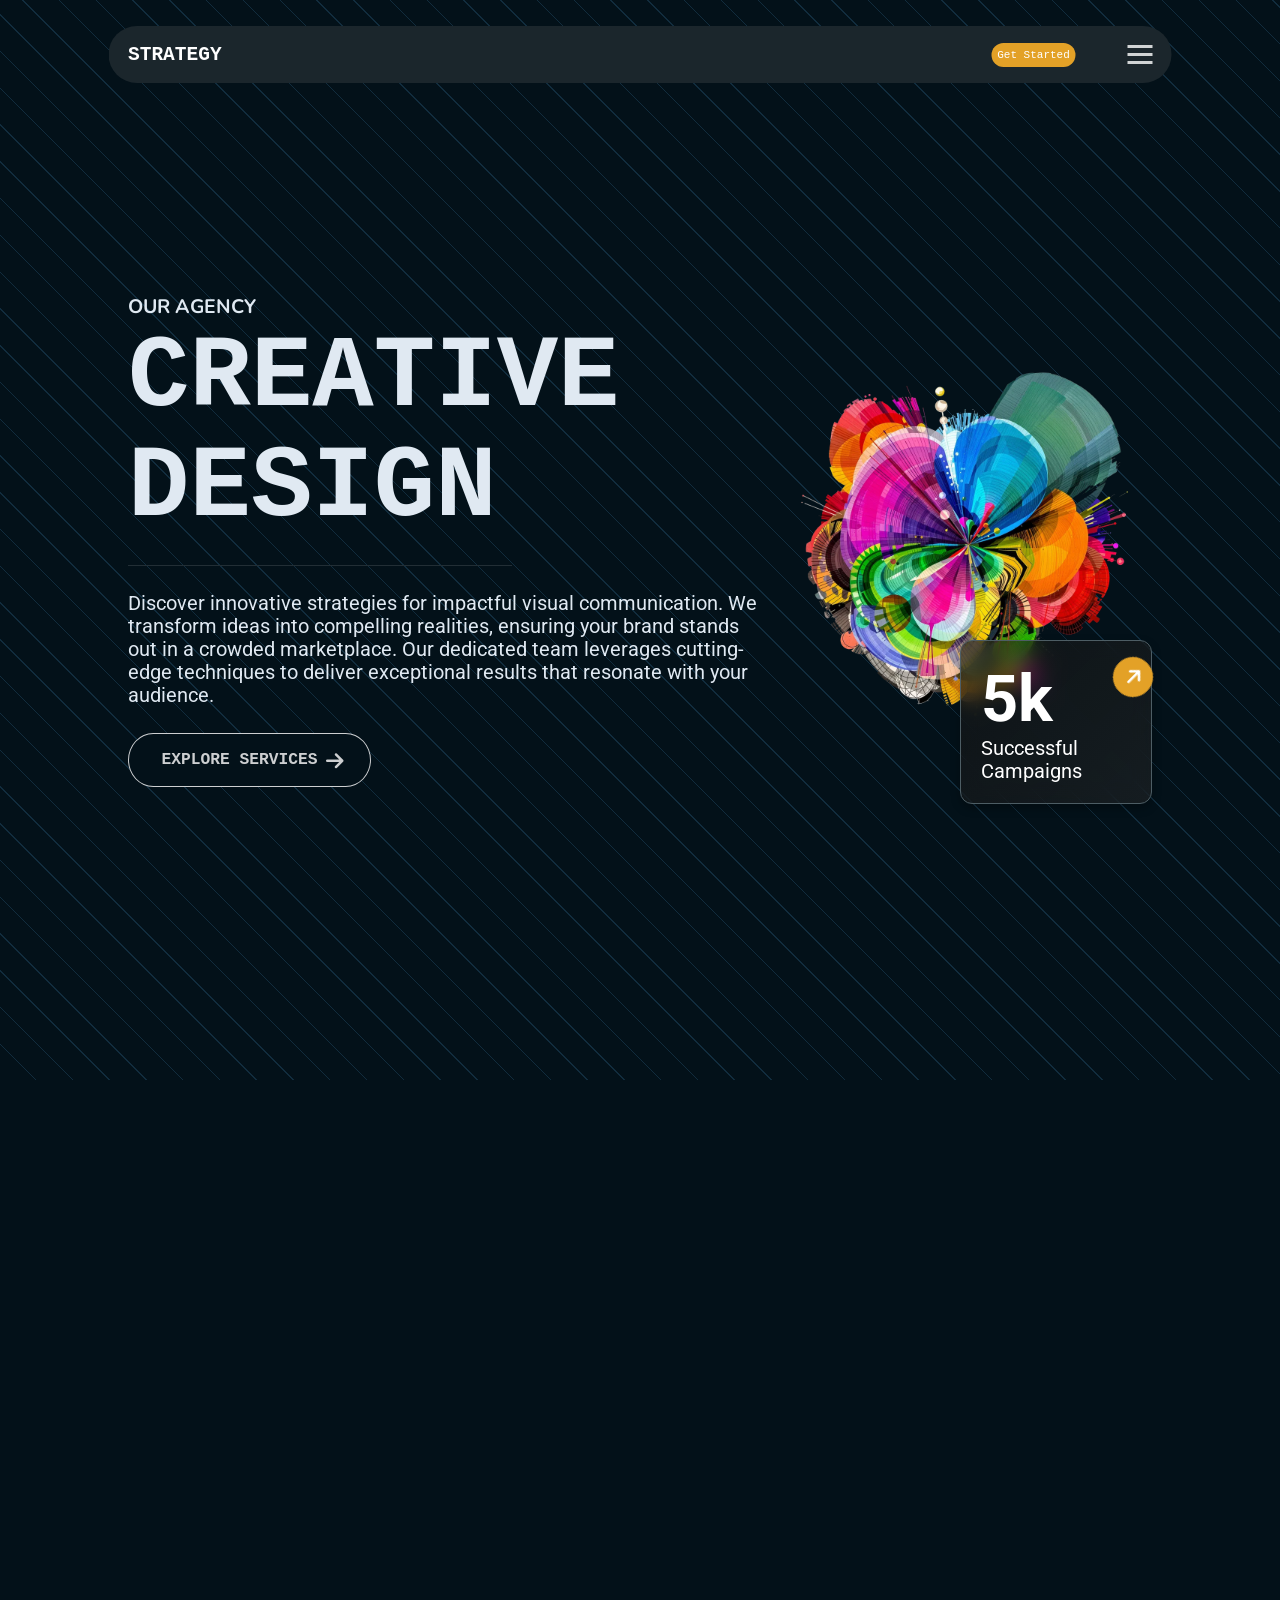
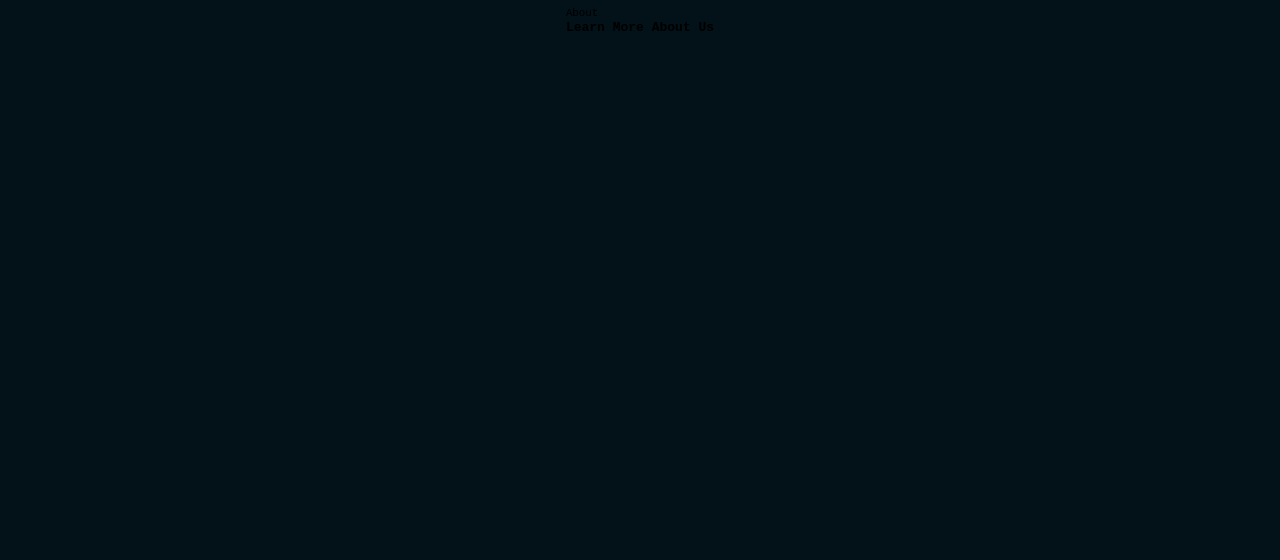
<file: Clone Project 2 (responsive)/index.html>
<!DOCTYPE html>
<html lang="en">
  <head>
    <meta charset="UTF-8" />
    <meta name="viewport" content="width=device-width, initial-scale=1.0" />
    <title>Strategy (Clone)</title>
    <link
      rel="stylesheet"
      href="https://cdnjs.cloudflare.com/ajax/libs/font-awesome/6.5.0/css/all.min.css"
    />
    <link rel="preconnect" href="https://fonts.googleapis.com" />
    <link rel="preconnect" href="https://fonts.gstatic.com" crossorigin />
    <link
      href="https://fonts.googleapis.com/css2?family=Nunito:ital,wght@0,200..1000;1,200..1000&display=swap"
      rel="stylesheet"
    />
    <link
      href="https://fonts.googleapis.com/css2?family=Roboto:ital,wght@0,100..900;1,100..900&display=swap"
      rel="stylesheet"
    />
    <link rel="stylesheet" href="./css/navbar.css" />
    <link rel="stylesheet" href="./css/hero.css" />
    <link rel="stylesheet" href="./css/section2.css" />
  </head>
  <body>
    <header>
      <nav>
        <div class="nav-bar">
          <div class="nav-bar__logo"><h1>STRATEGY</h1></div>
          <div class="nav-bar__content">
            <ul>
              <li class="nav-bar__item"><a href="#">Home</a></li>
              <li class="nav-bar__item"><a href="#">About</a></li>
              <li class="nav-bar__item"><a href="#">Services</a></li>
              <li class="nav-bar__item"><a href="#">Portfolio</a></li>
              <li class="nav-bar__item"><a href="#">Team</a></li>
              <li
                class="nav-bar__item nav-bar__item--hover-state"
                id="drop-down-list-position"
              >
                <span class="nav-bar__item--highlighted"
                  >Dropdown
                  <span class="nav-bar__down-angle"
                    ><i class="fas fa-angle-down"></i></span
                ></span>
                <ul>
                  <li class="nav-bar__drop-down-item">
                    <a href="#">Dropdown 1</a>
                  </li>
                  <li class="nav-bar__deep-drop-down-container">
                    <span class="nav-bar__item--highlighted"
                      >Deep Dropdown
                      <span class="nav-bar__down-angle"
                        ><i class="fas fa-angle-down"></i></span
                    ></span>
                    <ul>
                      <li class="nav-bar__deep-drop-down-item">
                        <a href="#">Deep Dropdown 1</a>
                      </li>
                      <li class="nav-bar__deep-drop-down-item">
                        <a href="#">Deep Dropdown 2</a>
                      </li>
                      <li class="nav-bar__deep-drop-down-item">
                        <a href="#">Deep Dropdown 3</a>
                      </li>
                      <li class="nav-bar__deep-drop-down-item">
                        <a href="#">Deep Dropdown 4</a>
                      </li>
                      <li class="nav-bar__deep-drop-down-item">
                        <a href="#">Deep Dropdown 5</a>
                      </li>
                    </ul>
                  </li>
                  <li class="nav-bar__drop-down-item">
                    <a href="#">Dropdown 2</a>
                  </li>
                  <li class="nav-bar__drop-down-item">
                    <a href="#">Dropdown 3</a>
                  </li>
                  <li class="nav-bar__drop-down-item">
                    <a href="#">Dropdown 4</a>
                  </li>
                </ul>
              </li>
              <li class="nav-bar__item"><a href="#">Contact Us</a></li>
            </ul>
          </div>
          <div class="nav-bar__button">
            <span class="nav-bar__button--yellow">
              <button>Get Started</button>
            </span>
          </div>
          <div class="hamburger">
            <span class="hamburger__bar"></span
            ><span class="hamburger__bar"></span
            ><span class="hamburger__bar"></span>
          </div>
        </div>
      </nav>
    </header>
    <section class="hero">
      <div class="hero__container">
        <div class="hero__information">
          <h3 class="agency__title">OUR AGENCY</h3>
          <h1 class="hero__main-title">
            <strong>CREATIVE<br />DESIGN</strong>
          </h1>
          <div class="hero__line-wrapper"></div>
          <div>
            <p class="hero__paragraph">
              Discover innovative strategies for impactful visual communication.
              We transform ideas into compelling realities, ensuring your brand
              stands out in a crowded marketplace. Our dedicated team leverages
              cutting-edge techniques to deliver exceptional results that
              resonate with your audience.
            </p>
          </div>
          <button class="hero__explore-more-btn">
            <span
              ><b class="explore-more__btn--after">EXPLORE SERVICES</b></span
            >
          </button>
        </div>
        <div class="hero__img">
          <picture>
            <source srcset="./images/hero-img.webp" />
            <img src="./images/hero-img.webp" alt="hero-img" />
          </picture>
          <div class="Hero__5K__Card">
            <h4>5k</h4>
            <button><i class="fa-solid fa-arrow-up"></i></button>
            <p>Successful Campaigns</p>
          </div>
        </div>
      </div>
    </section>
    <section class="section2">
      <div class="section2_head">
        <span><small>About</small></span>
        <div class="sec2_line-decor"></div>
        <h4>Learn More About Us</h4>
      </div>
    </section>
    <script src="./scripts/nav-bar.js"></script>
  </body>
</html>
</file>
<file: Clone Project 1 (Unresponsive)/css/style.css>
* {
    margin: 0;
    padding: 0;
}

nav {
    position: fixed;
    top: 0;
    left: 0;
    width: 100%;
    height: 15vh;
    background-color: #f7f6fe;
    display: flex;
    justify-content: space-around;
    align-items: center;
    transition: background-color 0.3s ease, backdrop-filter 0.3s ease;
    z-index: 1000;
}

nav.scrolled {
    background-color: rgba(255, 255, 255, 0.7);
    /* translucent */
    backdrop-filter: blur(10px);
    /* adds a glassy blur effect */
}

.font-changer {
    font-size: 27px;
}

nav div ul li {
    display: inline-block;
    padding: 2vh;
}

nav div ul li a {
    text-decoration: none;
    font-size: 20px;
    color: #3a3939;
}

nav div ul li a:hover,
nav div ul li:hover {
    color: #5d57f4;
    cursor: pointer;
}


.dropdown {
    position: relative;
    font-size: 20px;
    color: #3a3939;
}

.dropdown .parentdropdown {
    width: 200px;
    position: absolute;
    background: white;
    padding: 10px;
    border-radius: 4px;
    color: #000;
    top: 50px;
    left: 30px;
    opacity: 0;
    pointer-events: none;
    transform: translateY(-10px);
    transition: all 0.3s;
}

.dropdown ul li a {
    text-decoration: none;
    color: #000;
}


.dropdown:hover .parentdropdown {

    opacity: 1;
    pointer-events: all;
    transform: translateY(0);


}

.deepdrop {
    position: relative;
}

.deepdrop ul {
    width: 200px;
    position: absolute;
    background: white;
    padding: 0px;
    border-radius: 0px;
    color: #000;
    top: 12px;
    left: -200px;
    opacity: 0;
    pointer-events: none;
    transform: translateX(10px);
    transition: all 0.3s;
}


.deepdrop ul li a {
    text-decoration: none;
    color: #000;
}

.deepdrop:hover ul {
    opacity: 1;
    pointer-events: all;
    transform: translateY(0);


}

nav div button {
    padding: 1vh 2vh;
    background-color: #5d57f4;
    color: #fff;
    border: none;
    border-radius: 5px;
    font-size: 18px;
}

nav div button:hover {
    background-color: #8c88e9;
    cursor: pointer;
}

.section-1 {
    height: 100vh;
    background-color: #f7f6fe;
    display: flex;
    justify-content: space-around;
    align-items: flex-end;
    flex-wrap: wrap;
}

.section-2 {
    background-color: #fff;
}

.hero div {
    display: inline-block;
}

.hero h1 {
    font-size: 40px;
    width: 25ch;
    padding-bottom: 33px;
    margin-top: 30px;
}

.hero img {
    height: 423px;
}

.inovation {
    display: inline-flex;
    padding: 8px 17px;
    font-size: 16px;
    border: 1px solid;
    border-radius: 10px;
    background: none;
}

.bell-margin {
    margin-bottom: 0px;
}

.bell {
    display: flex;
    align-items: center;
}

.bell::before {
    content: "notifications";
    font-family: 'Material Icons';
    font-size: 24px;
    color: #333;
    margin-right: 8px;
}

.fucku {
    font-size: 27px;
    width: 64ch;
    margin-bottom: 24px;
    margin-top: 30px;
}

.urmom {
    padding: 10px 20px;
    font-size: 19px;
    border-radius: 7px;
    background-color: #5d57f4;
    color: white;
    border: none;
}

.hero3 {
    display: flex;
}

.hero3 h3 {
    font-size: 30px;
}

.hero3 p {
    font-size: 20px;
    width: 37ch;
}

.feature {
    margin-right: 30px;
    margin-bottom: 70px;
    border: 0.5px solid #5d57f4;
    border-radius: 10PX;
    padding: 30px;
    padding-top: 20PX;
}

.hover-shadow-feature-box {
    transform: perspective(1px) translateZ(0);
    box-shadow: 0 0 1px transparent;
    transition-duration: 0.3s;
    transition-property: box-shadow, transform;
}

.hover-shadow-feature-box:hover,
.hover-shadow-feature-box:focus,
.hover-shadow-feature-box:active {
    box-shadow: 1px 10px 10px -10px rgba(0, 0, 10px, 0.5);
    transform: translateY(-8px) scale(1.03);
}

.gear-icon::before {
    content: '\f013';
    /* Unicode for gear icon */
    font-family: 'Font Awesome 6 Free';
    /* Required for FA6 */
    font-weight: 900;
    /* Solid style */
    margin-right: 8px;
    margin-bottom: 10px;
}

.with-globe::before {
    content: '\f0ac';
    /* Unicode for fa-globe */
    font-family: 'Font Awesome 6 Free';
    font-weight: 900;
    margin-right: 8px;
}

.with-headset::before {
    content: '\f590';
    /* Unicode for fa-headset */
    font-family: 'Font Awesome 6 Free';
    font-weight: 900;
    margin-right: 8px;
}

#sec2div1 {
    display: flex;
    align-items: center;
    justify-content: space-evenly;
    width: 80%;
    margin: 0 auto;
    padding: 90px 0px;
    gap: 12px;
}

#sec2div2 {
    display: flex;
    align-items: center;
    gap: 12px;
}

#sec2div3 img {
    height: 407px;
    border-radius: 10%;
}

#sec2div4 img {
    height: 206px;
    border-radius: 10%;
}

#sec2div5 h1 {
    font-size: 50px;
}

#sec2div5p1 {
    font-size: 24px;
}

#sec2div5p2 {
    font-size: 22px;
}

#sec2div1 ul li {
    font-size: 22px;
}

.sec2btn {
    position: relative;
    width: 164px;
    padding: 1vh 2vh;
    padding-left: 1vh;
    background-color: #5d57f4;
    color: #fff;
    border: none;
    border-radius: 5px;
    font-size: 18px;
}

.sec2btn:hover {
    background-color: #8c88e9;
    cursor: pointer;
}

.sec2btn::after {
    font-family: 'Font Awesome 5 Free';
    content: '\f061';
    position: absolute;
    right: 1.5vh;
    top: 50%;
    transform: translateY(-50%);
    transition: transform 0.3s ease;
    font-size: 18px;
    font-weight: 900;
    margin-left: 2px;

}

.sec2btn:hover::after {
    transform: translateY(-50%) translateX(5px);
}

#sec2div5 ul li {
    list-style-type: none;
}

#sec2div5 ul li::before {
    font-family: 'Font Awesome 5 Free';
    content: '\f00c';
    font-weight: 900;
    margin-right: 8px;

}

.candace {
    display: flex;
    flex-direction: column;
    align-content: center;
    flex-wrap: wrap;
}

.cash {
    display: flex;
    flex-direction: column;
    align-items: center;
    margin-bottom: 3%;
}

.cash h2 {
    font-size: 40px;
}

.cash p {
    font-size: 20px;
}

.blocks {
    display: flex;
    flex-direction: column;
    gap: 50px;
}

.blocks h3 {
    font-size: 30px;
}

.blocks p {
    font-size: 20px;
    width: 75ch;
}

.fuckers {
    position: relative;
    background-color: #f7f9ff;
    padding: 40px;
    border-radius: 10px;
    border: 2px solid #dfdffe;
}

.line-container {
    position: relative;
    height: 2px;
    background-color: black;
    width: 20%;
    margin: 10px auto;
}

.line-container::after {
    content: "";
    position: absolute;
    top: 50%;
    left: 50%;
    transform: translate(-50%, -50%);
    height: 4px;
    width: 60px;
    background-color: #5d57f4;
}

.pen {
    display: flex;
    align-items: center;
}

.pen::before {
    background-color: #5d57f4;
    border-radius: 20px;
    padding: 20px;
    font-family: 'Font Awesome 5 Free';
    content: '\f044';
    font-weight: 900;
    margin-right: 8px;
    font-size: 30px;
    color: #fff;
    display: inline-block;
    transition: transform 0.3s ease;
    transform: rotate(0deg);
}

.pen:hover::before {
    transform: rotate(20deg);
    background-color: #615de6;
}

.number-1 {
    position: absolute;
    top: 37px;
    left: -29px;
    font-size: 100px;
    font-weight: 900;
    color: #5d57f4;
    opacity: 0.5;
}

.fuckers span {
    transition: 0.3s ease;
}

.fuckers:hover span {
    transform: translateY(50px);
    opacity: 1;
}

.settings {
    display: flex;
    align-items: center;
}

.settings::before {
    background-color: #5d57f4;
    border-radius: 20px;
    padding: 20px;
    font-family: 'Font Awesome 5 Free';
    content: '\f085';
    font-weight: 900;
    margin-right: 8px;
    font-size: 30px;
    color: #fff;
    display: inline-block;
    transition: transform 0.3s ease;
    transform: rotate(0deg);
}

.settings:hover::before {
    transform: rotate(20deg);
    background-color: #615de6;
}

.magnifier {
    display: flex;
    align-items: center;
}

.magnifier::before {
    background-color: #5d57f4;
    border-radius: 20px;
    padding: 20px;
    font-family: 'Font Awesome 5 Free';
    content: '\f002';
    font-weight: 900;
    margin-right: 8px;
    font-size: 30px;
    color: #fff;
    display: inline-block;
    transition: transform 0.3s ease;
    transform: rotate(0deg);
}

.magnifier:hover::before {
    transform: rotate(20deg);
    background-color: #615de6;
}

.rocket {
    display: flex;
    align-items: center;
}

.rocket::before {
    background-color: #5d57f4;
    border-radius: 20px;
    padding: 20px;
    font-family: 'Font Awesome 5 Free';
    content: '\f135';
    font-weight: 900;
    margin-right: 8px;
    font-size: 30px;
    color: #fff;
    display: inline-block;
    transition: transform 0.3s ease;
    transform: rotate(0deg);
}

.rocket:hover::before {
    transform: rotate(20deg);
    background-color: #615de6;
}

#pokemon {
    padding-top: 90px;
}

.charmander {
    display: flex;
    justify-content: space-around;
    align-items: center;
}

#pikachu {
    flex-direction: column;
}

.bulbasaur p {
    width: 54ch;
    margin-bottom: 27px;
}

.bulbasaur {
    position: relative;
    margin: 25px;
    padding: 50px;
    border: 1px solid #ccc;
    border-radius: 20px;
    box-shadow: 0 0 10px;
}

.hover-border {
    position: relative;
    overflow: hidden;
}

.hover-border::after {
    content: "";
    position: absolute;
    left: 0;
    top: 100%;
    height: 0;
    width: 5px;
    background: #5d57f4;
    transition: height 0.3s ease, top 0.3s ease;
    overflow: hidden;
}

.hover-border:hover::after {
    height: 100%;
    top: 0;
}

#meowtwo {
    background-color: white;
    color: #5d57f4;
    text-align: left;
}

#meowtwo::after {
    left: 110px;
}

.hover-border:hover #meowtwo::after {
    transform: translateY(-50%) translateX(10px);
}

.dude {
    display: flex;
    align-items: top;
}

/* Container */
.codetag {
    display: inline-block;
    perspective: 1000px;
}

.icon {
    display: flex;
    align-items: center;
    justify-content: center;
    margin-right: 10px;
    width: 60px;
    height: 60px;
    background-color: #eeeefd;
    border-radius: 10px;
    font-size: 50px;
    color: #5d57f5;
    padding: 10px;
    font-family: 'Font Awesome 5 Free';
    font-weight: 900;
    text-align: center;
    line-height: 60px;
    transform-style: preserve-3d;
    transition: transform 0.3s ease;
    position: relative;
}

/* Show the Font Awesome icon */
.icon::before {
    content: '\f121';
    /* fa-code */
    position: absolute;
    width: 100%;
    height: 100%;
    backface-visibility: hidden;
    transform: rotateY(0deg);
    display: flex;
    align-items: center;
    justify-content: center;
}

/* Duplicate icon for back face (same icon) */
.icon::after {
    content: '\f121';
    /* same icon */
    color: #fff;
    background-color: #5d57f4;
    border-radius: 10px;
    position: absolute;
    width: 100%;
    height: 100%;
    backface-visibility: hidden;
    transform: rotateY(180deg);
    display: flex;
    align-items: center;
    justify-content: center;
}

/* Flip on hover */
.hover-border:hover .icon {
    transform: rotateY(180deg);
}

.icon1 {
    display: flex;
    align-items: center;
    justify-content: center;
    margin-right: 10px;
    width: 60px;
    height: 60px;
    background-color: #eeeefd;
    border-radius: 10px;
    font-size: 50px;
    color: #5d57f5;
    padding: 10px;
    font-family: 'Font Awesome 5 Free';
    font-weight: 900;
    text-align: center;
    line-height: 60px;
    transform-style: preserve-3d;
    transition: transform 0.3s ease;
    position: relative;
}

/* Show the Font Awesome icon */
.icon1::before {
    content: '\f3ce';
    /* fa-code */
    position: absolute;
    width: 100%;
    height: 100%;
    backface-visibility: hidden;
    transform: rotateY(0deg);
    display: flex;
    align-items: center;
    justify-content: center;
}

/* Duplicate icon for back face (same icon) */
.icon1::after {
    content: '\f3ce';
    /* same icon */
    color: #fff;
    background-color: #5d57f4;
    border-radius: 10px;
    position: absolute;
    width: 100%;
    height: 100%;
    backface-visibility: hidden;
    transform: rotateY(180deg);
    display: flex;
    align-items: center;
    justify-content: center;
}

/* Flip on hover */
.hover-border:hover .icon1 {
    transform: rotateY(180deg);
}

.icon2 {
    display: flex;
    align-items: center;
    justify-content: center;
    margin-right: 10px;
    width: 60px;
    height: 60px;
    background-color: #eeeefd;
    border-radius: 10px;
    font-size: 50px;
    color: #5d57f5;
    padding: 10px;
    font-family: 'Font Awesome 5 Free';
    font-weight: 900;
    text-align: center;
    line-height: 60px;
    transform-style: preserve-3d;
    transition: transform 0.3s ease;
    position: relative;
}

/* Show the Font Awesome icon */
.icon2::before {
    content: '\f02c';
    /* fa-code */
    position: absolute;
    width: 100%;
    height: 100%;
    backface-visibility: hidden;
    transform: rotateY(0deg);
    display: flex;
    align-items: center;
    justify-content: center;
}

/* Duplicate icon for back face (same icon) */
.icon2::after {
    content: '\f02c';
    /* same icon */
    color: #fff;
    background-color: #5d57f4;
    border-radius: 10px;
    position: absolute;
    width: 100%;
    height: 100%;
    backface-visibility: hidden;
    transform: rotateY(180deg);
    display: flex;
    align-items: center;
    justify-content: center;
}

/* Flip on hover */
.hover-border:hover .icon2 {
    transform: rotateY(180deg);
}

.icon3 {
    display: flex;
    align-items: center;
    justify-content: center;
    margin-right: 10px;
    width: 60px;
    height: 60px;
    background-color: #eeeefd;
    border-radius: 10px;
    font-size: 50px;
    color: #5d57f5;
    padding: 10px;
    font-family: 'Font Awesome 5 Free';
    font-weight: 900;
    text-align: center;
    line-height: 60px;
    transform-style: preserve-3d;
    transition: transform 0.3s ease;
    position: relative;
}

/* Show the Font Awesome icon */
.icon3::before {
    content: '\e4f0';
    /* fa-code */
    position: absolute;
    width: 100%;
    height: 100%;
    backface-visibility: hidden;
    transform: rotateY(0deg);
    display: flex;
    align-items: center;
    justify-content: center;
}

/* Duplicate icon for back face (same icon) */
.icon3::after {
    content: '\e4f0';
    /* same icon */
    color: #fff;
    background-color: #5d57f4;
    border-radius: 10px;
    position: absolute;
    width: 100%;
    height: 100%;
    backface-visibility: hidden;
    transform: rotateY(180deg);
    display: flex;
    align-items: center;
    justify-content: center;
}

/* Flip on hover */
.hover-border:hover .icon3 {
    transform: rotateY(180deg);
}

.icon4 {
    display: flex;
    align-items: center;
    justify-content: center;
    margin-right: 10px;
    width: 60px;
    height: 60px;
    background-color: #eeeefd;
    border-radius: 10px;
    font-size: 50px;
    color: #5d57f5;
    padding: 10px;
    font-family: 'Font Awesome 5 Free';
    font-weight: 900;
    text-align: center;
    line-height: 60px;
    transform-style: preserve-3d;
    transition: transform 0.3s ease;
    position: relative;
}

/* Show the Font Awesome icon */
.icon4::before {
    content: '\e473';
    /* fa-code */
    position: absolute;
    width: 100%;
    height: 100%;
    backface-visibility: hidden;
    transform: rotateY(0deg);
    display: flex;
    align-items: center;
    justify-content: center;
}

/* Duplicate icon for back face (same icon) */
.icon4::after {
    content: '\e473';
    /* same icon */
    color: #fff;
    background-color: #5d57f4;
    border-radius: 10px;
    position: absolute;
    width: 100%;
    height: 100%;
    backface-visibility: hidden;
    transform: rotateY(180deg);
    display: flex;
    align-items: center;
    justify-content: center;
}

/* Flip on hover */
.hover-border:hover .icon4 {
    transform: rotateY(180deg);
}

.icon5 {
    display: flex;
    align-items: center;
    justify-content: center;
    margin-right: 10px;
    width: 60px;
    height: 60px;
    background-color: #eeeefd;
    border-radius: 10px;
    font-size: 50px;
    color: #5d57f5;
    padding: 10px;
    font-family: 'Font Awesome 5 Free';
    font-weight: 900;
    text-align: center;
    line-height: 60px;
    transform-style: preserve-3d;
    transition: transform 0.3s ease;
    position: relative;
}

/* Show the Font Awesome icon */
.icon5::before {
    content: '\f0c2';
    /* fa-code */
    position: absolute;
    width: 100%;
    height: 100%;
    backface-visibility: hidden;
    transform: rotateY(0deg);
    display: flex;
    align-items: center;
    justify-content: center;
}

/* Duplicate icon for back face (same icon) */
.icon5::after {
    content: '\f0c2';
    /* same icon */
    color: #fff;
    background-color: #5d57f4;
    border-radius: 10px;
    position: absolute;
    width: 100%;
    height: 100%;
    backface-visibility: hidden;
    transform: rotateY(180deg);
    display: flex;
    align-items: center;
    justify-content: center;
}

/* Flip on hover */
.hover-border:hover .icon5 {
    transform: rotateY(180deg);
}

#charlizard {
    display: flex;
    justify-content: center;
    align-items: center;
    gap: 90px;
    margin-left: 10%;
}

#charlizard p {
    width: 74ch;
    font-size: 22px;
}

#charlizard h2 {
    font-size: 40px;
}

.homelander {
    color: #8681f7;
}

.joyboy {
    padding: 50px 0px;
    display: flex;
    width: 50%;
}

.joyboy h2 a {
    font-size: 34px;
    text-decoration: none;
    color: #000;
}

.joyboy h2 a {
    display: inline-block;
}

.nami {
    width: 75%;
}

.mike {
    overflow: hidden;
}

.fa-code:before {
    content: "\f121";
    font-size: 50px;
    color: #5d57f4;
    margin-right: 10px;
    border: 3px solid #5d57f4;
    border-radius: 50%;
    padding: 20px;
    transition: 0.3s;
}

.joyboy:hover .fa-code:before {
    content: "\f121";
    font-size: 50px;
    background-color: #5d57f4;
    color: white;
    margin-right: 10px;
    border: 3px solid #5d57f4;
    border-radius: 50%;
    padding: 20px;
    cursor: pointer;
}

.fa-arrow-trend-down:before {
    content: "\e097";
    font-size: 50px;
    color: #5d57f4;
    margin-right: 10px;
    border: 3px solid #5d57f4;
    border-radius: 50%;
    padding: 20px;
    transition: 0.3s;
}

.joyboy:hover .fa-arrow-trend-down:before {
    content: "\e097";
    font-size: 50px;
    background-color: #5d57f4;
    color: white;
    margin-right: 10px;
    border: 3px solid #5d57f4;
    border-radius: 50%;
    padding: 20px;
    cursor: pointer;
}

.fa-mobile-screen:before {
    content: "\f3cf";
    font-size: 50px;
    color: #5d57f4;
    margin-right: 10px;
    border: 3px solid #5d57f4;
    border-radius: 50%;
    padding: 20px 30px;
    transition: 0.3s;
}

.joyboy:hover .fa-mobile-screen:before {
    content: "\f3cf";
    font-size: 50px;
    background-color: #5d57f4;
    color: white;
    margin-right: 10px;
    border: 3px solid #5d57f4;
    border-radius: 50%;
    padding: 20px 30px;
    cursor: pointer;
}

.fa-gear:before {
    content: "\f013";
    font-size: 50px;
    color: #5d57f4;
    margin-right: 10px;
    border: 3px solid #5d57f4;
    border-radius: 50%;
    padding: 20px;
    transition: 0.3s;
}

.joyboy:hover .fa-gear:before {
    content: "\f013";
    font-size: 50px;
    background-color: #5d57f4;
    color: white;
    margin-right: 10px;
    border: 3px solid #5d57f4;
    border-radius: 50%;
    padding: 20px;
    cursor: pointer;
}

.joyboy:hover h2 a {
    color: #5d57f4;
}

.noah {
    width: 40ch;
}

#wtf {
    padding: 15px 15px;
}

#wtf:hover {
    cursor: pointer;
    box-shadow: none;
}

.section-3 {
    background-color: #f4f4f9;
}

.containersec3 {
    display: flex;
    align-items: center;
    justify-content: center;
}

.grlimgcontainer {
    position: relative;
    width: 100%;
    max-width: 600px;
    overflow: hidden;

}

.grlimgcontainer img {
    width: 100%;
    height: 100%;
    object-fit: cover;
    display: block;
    position: relative;
    z-index: 1;
    transform: scaleX(-1);
}

.grlwrapper {
    position: absolute;
    left: 0;
    right: 0;
    bottom: 0;
    width: 100%;
    height: 70%;
    z-index: 0;
    background-color: #f4f4f9;
    background-image: repeating-linear-gradient(45deg,
            rgba(93, 87, 244, 0.1),
            rgba(93, 87, 244, 0.1) 10px,
            rgba(93, 87, 244, 0.3) 10px,
            rgba(93, 87, 244, 0.3) 20px);
    opacity: 0.3;

}

.infosec3 {
    margin-left: 150px;
}

.infosec3 h2 {
    font-size: 40px;
    width: 25ch;
}

.infosec3 p {
    font-size: 22px;
    width: 65ch;
}

.infosec3 ul li {
    font-size: 20px;
}

.sec3btns {
    width: 150px;
    padding: 15px;
    background-color: #5d57f4;
    color: #fff;
    border: none;
    border-radius: 10px;
    font-size: 18px;
}

.sec3btns:hover {
    cursor: pointer;
}

#sec3btnedit {
    border: 1px, solid, #5d57f4;
    color: #5d57f4;
    background-color: #fff;
    margin-left: 10px;
    transition: 0.3s;
}

#sec3btnedit:hover {
    border: 1px, solid, #5d57f4;
    color: #fff;
    background-color: #5d57f4;
    margin-left: 10px;
}

.ticklistsec2 {
    list-style: none;
}

.ticklistsec2::before {
    font-family: "Font Awesome 5 Free";
    content: "\f00c";
    display: inline-block;
    font-weight: 900;
    margin-right: 8px;
    color: #fff;
    background-color: #5d57f4;
    border-radius: 50%;
    padding: 4px;
    font-size: 15px;
}

#sec3btnedit1:hover {
    background-color: #2f29cecc;
}

#sec4margin {
    margin-top: 50px;
}

.sec4div2 ul {
    display: flex;
    justify-content: center;
}

.sec4div2 ul li {
    margin: 10px;
    padding: 12px;
    font-size: 20px;
    list-style-type: none;
    transition: 0.3s;
    border-radius: 5px;
}

.sec4div2 ul li:hover {
    background-color: #e7e6fe;
    color: #6257f4;
    cursor: pointer;
    margin: 10px;
    padding: 12px;
}

.sec4div2 ul li:active {
    background-color: #5d57f5;
    color: #fff;
}

.sec4div3 {
    margin: 50px 0px;
    display: flex;
    flex-direction: column;
    justify-content: space-between;
    align-items: center;
    gap: 50px;
}

.sec4divblocks {
    display: flex;
    justify-content: space-between;
    gap: 50px;
}

.sec4divblocks div img {
    width: 600px;
    border-radius: 15px 15px 0 0;

}

.sec4divblocksdiv {
    display: flex;
    flex-direction: column;
    box-shadow: 4px 4px 10px rgba(0, 0, 0, 0.25);
    border-radius: 15px;
}

.sec4divblocksdivp {
    color: #5d57f4;
    font-size: 20px;
    margin-bottom: 8px;
    margin-left: 8px;
    margin-top: 8px;
}

.sec4divblocks div h3 {
    font-size: 25px;
    margin-bottom: 8px;
    margin-left: 8px;
}

#sec4divblocksdivp2 {
    font-size: 16px;
    margin: 8px;
    margin-bottom: 20px;
}

.img-wrapper99 {
    position: relative;
}

.img-wrapper99 img {
    width: 100%;
    display: block;
}

.vignette-overlay {
    position: absolute;
    bottom: 0;
    left: 0;
    width: 100%;
    height: 90%;
    background: linear-gradient(to top, rgba(0, 0, 0, 0.8), transparent);
    display: flex;
    justify-content: flex-start;
    align-items: flex-end;
    opacity: 0;
    transition: opacity 0.3s ease;
    padding-bottom: 10px;
}

.icons99 {
    display: flex;
    margin: 8px;
    padding: 10px;
    background-color: #fff;
    border-radius: 50%;
    align-items: end;
    gap: 20px;
    color: #5d57f4;
    font-size: 25px;
}

.sec4divblocksdiv:hover .vignette-overlay {
    opacity: 1;
}

#sec3margin {
    margin-top: 200px;
}

.sec5div1 {
    background-color: #f4f4f9;
}

.sec4divblocksdivh3 {
    transition: 0.3s;
}

.sec4divblocksdivh3:hover {
    color: #5d57f4;
}

.price-card-container {
    display: flex;
    margin: 100px;
    justify-content: space-between;
    gap: 50px;
}

.price-card-container div ul li {
    list-style-type: none;
}

.pricing-card1 {
    background-color: white;
    height: 100%;
    padding: 50px 25px;
    border-radius: 25px;
    box-shadow: 0 4px 12px rgba(0, 0, 0, 0.1);

}

.pricing-card2 {
    position: relative;
    background-color: #5d57f4;
    color: #fff;
    height: 100%;
    padding: 50px 25px;
    border-radius: 25px;
    box-shadow: 0 4px 12px rgba(0, 0, 0, 0.9);

}

.mostpopular::before {
    content: "Most Popular";
    text-align: center;
    line-height: 46px;
    font-weight: 900;
    font-size: 20px;
    color: #5d57f4;
    position: absolute;
    bottom: 93%;
    left: 50%;
    transform: translate(-50%, -50%);
    height: 46px;
    width: 160px;
    border-radius: 50px;
    background-color: #fff;
    box-shadow: 0 4px 12px rgba(0, 0, 0, 0.3);

}

.pricing-card3 {
    background-color: #fff;
    height: 100%;
    padding: 50px 25px;
    border-radius: 25px;
    box-shadow: 0 4px 12px rgba(0, 0, 0, 0.1);

}

#sec5margin {
    margin-top: 100px;
}

.pricecardh3 {
    font-size: 30px;
}

.dollarsec5 {
    position: absolute;
    font-size: 24px;
    left: 3px;
    font-weight: bolder;
    color: #5d57f4;

}

#dollarsec5id {
    color: #fff;
}

.amountsec5 {
    font-size: 56px;
    color: #5d57f4;
}

#amountsec5id {
    color: #fff;
}

.sec5pricediv1 {
    position: relative;
    padding: 20px;
}

.sec5pricediv2 {
    margin: 20px 0px;
}

.sec5pricediv2 p {
    width: 40ch;
    color: #5d57f4;
}

#sec5pricediv2id p {
    color: #fff;
}

.pricing-card1 ul li {
    margin-bottom: 25px;
    font-size: 20px;
    color: #5d57f4;
}

.pricing-card2 ul li {
    margin-bottom: 25px;
    font-size: 20px;
}

.pricing-card3 ul li {
    margin-bottom: 15px;
    font-size: 20px;
    color: #5d57f4;
}

.pricing-card1 ul li::before {
    font-family: "Font Awesome 5 Free";
    content: "\f00c";
    display: inline-block;
    font-weight: 900;
    margin-right: 8px;
    color: #fff;
    background-color: #5d57f4;
    border-radius: 50%;
    padding: 4px;
    font-size: 15px;
}

.pricing-card2 ul li::before {
    font-family: "Font Awesome 5 Free";
    content: "\f00c";
    display: inline-block;
    font-weight: 900;
    margin-right: 8px;
    color: #5d57f4;
    background-color: #ffffff;
    border-radius: 50%;
    padding: 4px;
    font-size: 15px;
}

.pricing-card3 ul li::before {
    font-family: "Font Awesome 5 Free";
    content: "\f00c";
    display: inline-block;
    font-weight: 900;
    margin-right: 8px;
    color: #fff;
    background-color: #5d57f4;
    border-radius: 50%;
    padding: 4px;
    font-size: 15px;
}

.pricing-card1 h4 {
    margin-bottom: 20px;
    font-size: 20px;
}

.pricing-card2 h4 {
    margin-bottom: 20px;
    font-size: 20px;
}

.pricing-card3 h4 {
    margin-bottom: 20px;
    font-size: 20px;
}

.sec5btn {
    display: flex;
    justify-content: center;
}

.sec5btn button {
    padding: 10px 100px;
    font-size: 20px;
    border-radius: 10px;
    background-color: #5d57f4;
    border: none;
    color: #fff;
}

.sec5btn button:hover {
    cursor: pointer;
    background-color: #8c88e9;
}

.sec5arrow::after {
    content: "\f061";
    font-family: "Font Awesome 5 Free";
    font-weight: 900;
    color: #fff;
}

#sec5arrow2::after {
    display: none;
}

#sec5btn2 {
    color: #5d57f4;
    background-color: #ffffff;
}

#sec5btn2:hover {
    background-color: #ffffffde;
}

#sec5btn2::after {
    content: "\f061";
    font-family: "Font Awesome 5 Free";
    font-weight: 900;
    color: #5d57f4;
}

#sec5btn1 {
    margin-bottom: 50px;
}

.sec5maindiv2 {
    display: flex;
    justify-content: center;
    gap: 20px;
}

.sec5stlhveques {
    display: flex;
    flex-direction: column;
    padding: 30px;
    margin-right: 30px;
    margin-bottom: 100px;
    background-color: #5954e2;
    color: #fff;
    border-radius: 20px;
    box-shadow: 0 4px 12px rgba(0, 0, 0, 0.3);
}

.sec5stlhveques h3 {
    font-size: 40px;
}


.sec5stlhvequesp {
    font-size: 20px;
    width: 64ch;
}

.sec5stlhvequesconus {
    margin-top: 25px;
    display: flex;
    flex-direction: column;
    gap: 12px;
}

.sec5stlhvequesconus div {
    width: 90%;
    height: 15px;
    padding: 20px;
    background: rgba(255, 255, 255, 0.1);
    border-radius: 16px;
    backdrop-filter: blur(10px);
    border: 1px solid rgba(255, 255, 255, 0.2);
    box-shadow: 0 4px 20px rgba(0, 0, 0, 0.2);
    color: white;
    font-family: sans-serif;
    text-align: left;
    display: flex;
    justify-content: left;
    align-items: center;
    transition: transform 0.4s ease;
}

.sec5stlhvequesconus div:hover {
    cursor: pointer;
    background: rgba(255, 255, 255, 0.3);
    transform: translateX(5px);
}

.fa-envelope {
    font-size: 20px;
    margin-right: 8px;
}

.fa-circle-question {
    font-size: 50px;
    background-color: #efeefd;
    border-radius: 50%;
    padding: 3px;
    color: #5954e2;
    margin: 25px;
    margin-left: -2px;
}

.fa-comment {
    font-size: 20px;
    margin-right: 8px;
}

.fa-phone {
    font-size: 20px;
    margin-right: 8px;
}

.sec5details {
    display: flex;
    flex-direction: column;
    gap: 12px;
}

.sec5details div {
    padding: 25px 0px;
    padding-right: 40px;
    padding-left: 20px;
    border: 1px solid rgba(255, 255, 255, 0.2);
    box-shadow: 0 4px 20px rgba(0, 0, 0, 0.2);
    text-align: left;
    font-size: 25px;
    border-radius: 12px;
}

.sec5details div details summary {
    list-style-type: none;
    text-align: left;
    cursor: pointer;
    transition: 0.1s;
}

.sec5details div details[open] summary {
    color: #5954e2;
}

.sec5details div details[open] .downarrow::after {
    transform: rotate(-180deg);
}

.sec5details div details[open] .arrowshift::after {
    transform: rotate(-180deg);
}

.sec5details div details[open] #arrowshift::after {
    transform: rotate(-180deg);
}

.downarrow::after {
    display: inline-block;
    font-family: "Font Awesome 6 Free";
    font-weight: 900;
    content: "\f063";
    margin-left: 50px;
    transition: transform 0.6s ease;

}

.arrowshift::after {
    display: inline-block;
    font-family: "Font Awesome 6 Free";
    font-weight: 900;
    content: "\f063";
    margin-left: 100px;
    transition: transform 0.6s ease;
}

#arrowshift::after {
    display: inline-block;
    font-family: "Font Awesome 6 Free";
    font-weight: 900;
    content: "\f063";
    margin-left: 106px;
    transition: transform 0.6s ease;
}

.sec5details div details p {
    width: 20ch;
    font-size: 16px;
    width: 70ch;
    padding: 15px 0px 15px
}

#sec6margin {
    margin-top: 100px;
}

.sec6maindiv {
    background-color: #f4f4f9;
}

.sec6profiles {
    display: flex;
    justify-content: center;
    gap: 30px;
    padding-bottom: 100px;
}

.sec6persons {
    position: relative;
}

.sec6persons img {
    width: 300px;
    border-radius: 10px 10px 0px 0px;
    display: block;
}

.sec6profilecontainer {
    box-shadow: 10px 10px 20px rgba(0, 0, 0, 0.3);
    border-radius: 10px;
}

.sec6profilecontainer:hover {
    cursor: pointer;
}

.sec6profilebannners {
    display: flex;
    flex-direction: column;
    justify-content: center;
    align-items: center;
    padding-top: 15px;
    padding-bottom: 20px;
}

.sec6profilebannners h3 {
    font-size: 25px;
}

.sec6profilebannners span {
    background-color: #e7e6fe;
    padding: 10px;
    border-radius: 20px;
    color: #5f59f4;
    font-weight: 600;
}

.person-wrapper {
    display: flex;
    flex-direction: column;
    position: absolute;
    bottom: 0;
    left: 0;
    width: 100%;
    height: 97%;
    border-radius: 10px 10px 0px 0px;
    background: rgba(97, 91, 244, 0.8);
    display: flex;
    justify-content: flex-start;
    align-items: flex-end;
    opacity: 0;
    transition: opacity 0.3s ease;
    padding-bottom: 10px;
}

.icons-arrangersec6 {
    display: flex;
    gap: 21px;
    justify-content: center;
    margin-right: 23px;
    font-size: 18px;
}

.icons-arrangersec6 i {
    padding: 15px;
    background-color: #Fff;
    color: rgb(97, 91, 244);
    border-radius: 50%;
    transition: transform 0.3s ease;
    transform: translateY(20px)
}

.person-wrapper div p {
    text-align: center;
    margin: 27px 35px;
    margin-top: 89px;
    font-size: 18px;
    width: 25ch;
    color: #fff;
}


.sec6profilecontainer:hover .person-wrapper {
    opacity: 1;
}

.sec6profilecontainer:hover .icons-arrangersec6 i {
    transform: translateY(0);
}

#sec6margin2 {
    margin-top: 100px;
}

.testimonialcontainer {
    display: flex;
    gap: 20px;
    margin-top: 100px;
}

.testimonials {
    border: 1px solid #e8e9e9;
    border-radius: 20px;
}

.userimgsec6tesimonials img {
    width: 70px;
    border-radius: 50%;
    padding: 5px;
    background-color: #fff;
}

.testimonials-p {
    position: relative;
}

.testimonials-p p {
    padding: 25px 25px;
    width: 40ch;
}

.sec6userinfotesimonials {
    background-color: #f5f5f5;
    padding: 25px 13px;
    border-radius: 0px 0px 20px 20px;
}

.sec6userinfotesimonials i {
    margin-bottom: 25px;
    color: #ffc107;
}

.testimonials:hover {
    border: 1px solid #5d57f4;
}

.sec6-quote {
    position: absolute;
    top: 50px;
    left: 78px;
    font-size: 2.25em;
    color: #ecebfe;
    z-index: -1;
}

.userimgsec6tesimonials {
    display: flex;
}

.usernameandoccsec6 {
    margin-left: 20px;
    margin-top: 20px;
}

.usernameandoccsec6 p {
    font-size: 15px;
    color: #747679;
}

.usernameandoccsec6 h3 {
    margin-bottom: 3px;
}

.dots {
    display: flex;
    margin-top: 50px;
    gap: 12px;
}

.dots div {
    background-color: #bebcfb;
    border-radius: 50%;
    color: #bebcfb;
}

.dots div:hover {
    cursor: pointer;
}

#sec7margin {
    margin-top: 100px;
}

.sec7containerdiv {
    display: flex;
    justify-content: center;
    gap: 18px;
    margin-top: 50px;
    margin-bottom: 50px;
}

.sec72childdiv {
    border: 1px solid #e0e0e2;
    display: flex;
    flex-direction: column;
    gap: 12px;
    justify-content: center;
    align-items: center;
    padding: 120px;
    padding-bottom: 40px;
    padding-top: 40px;
    border-radius: 20px;
}

.sec72childdiv h4 {
    font-size: 1.4em;
}

.sec72childdiv p {
    color: #747679;
}

.sec7icons {
    font-size: 30px;
    color: #bebcfb;
    background-color: #bebcfb;
    padding: 15px 20px;
    border-radius: 50%;
    text-shadow:
        0 0 2px #5d57f5,
        0 0 3px #5d57f5,
        0 0 4px #5d57f5,
        0 0 5px #5d57f5;
}

#sec7icon2 {
    transform: scaleX(-1);
}

#paddingaltsec7 {
    padding: 0px 60px;
}

.name-phone {
    display: flex;
    flex-direction: column;
    gap: 12px;
}

.email-section {
    display: flex;
    flex-direction: column;
    gap: 12px;
}

.name-phone-email-section {
    display: flex;
    gap: 20px;
}

.big-input {
    width: 589px;
    height: 50px;
    margin: 10px;
    margin-right: 40px;
    padding: 5px;
    margin-left: 0px;
    border: 1px solid #e0e0e2;
}

.big-input:focus {
    border-color: #896bf4;
    outline: none;
}

.form-logo {
    z-index: -1;
    color: #896bf4;
    background-color: #e0e0e2;
    padding: 21.95px;
    padding-left: 21px;
    position: absolute;
    top: 10px;
    left: -46px;
    border-radius: 15px 0px 0px 15px;
}

.form-logo2 {
    z-index: -1;
    color: #896bf4;
    background-color: #e0e0e2;
    padding: 20.5px;
    padding-left: 15px;
    position: absolute;
    top: 10px;
    left: -47px;
    border-radius: 15px 0px 0px 15px;
}

.big-input2 {
    width: 589px;
    height: 59px;
    margin: 10px;
    margin-right: 40px;
    padding: 5px;
    margin-left: 0px;
    border: 1px solid #e0e0e2;
}

.big-input2:focus {
    border-color: #896bf4;
    outline: none;
}

.form-logo3 {
    z-index: -1;
    background-color: #e0e0e2;
    color: #896bf4;
    padding: 20.5px;
    padding-left: 21px;
    position: absolute;
    top: 10px;
    left: -65px;
    border-radius: 15px 0px 0px 15px;
}

.sec7-formwrapper {
    position: relative;
}

.sec7-form-div {
    display: flex;
    justify-content: center;
    margin-left: 100px;
}

#bar-shift {
    margin-left: 20px;
}

#selector-sizeinc {
    width: 603px;
}

.name-comment-contaioner {
    display: flex;
    flex-direction: column;
    justify-content: center;
    align-items: center;
}

.commentsec7 {
    margin-top: 20px;
}

.commentsec7 textarea {
    padding: 15px;
    height: 250px;
    width: 856px;
    border: 1px solid #e0e0e2;

}

.commentsec7 textarea:focus {
    border-color: #896bf4;
    outline: none;
}

.form-logo4 {
    z-index: -1;
    background-color: #e0e0e2;
    color: #896bf4;
    padding: 130px;
    padding-left: 21px;
    position: absolute;
    top: 0px;
    left: -65px;
    border-radius: 15px 0px 0px 15px;
}

#sec7btnedit {
    width: auto;
    margin-top: 15px;
}

#sec7btnedit:hover {
    background-color: #8681f7;
}

.footer-div {
    background-color: #e0e0e2;
    margin: 0px auto;
}

.footertop {
    display: flex;
    gap: 100px;
    align-items: center;
    justify-content: center;
    margin-top: 100px;
}

.footer-links {
    display: flex;
    gap: 100px;
    align-items: center;
    justify-content: center;
    margin-top: 40px;

}

.footer-contact-address {
    display: flex;
    flex-direction: column;
    gap: 12px;
}

.footer-contact-address-sec1 {
    margin-top: 15px;
    display: flex;
    flex-direction: column;
    gap: 12px;
}

.footer-contact-address-sec1 h3 {
    font-size: 30px;
}

.logo-footer-content {
    padding: 8px;
    border-radius: 50px;
    border: 1px solid #000;
    margin-top: 20px;
}

.logo-footer-content:hover {
    color: #5954e2;
    border: 1px solid #5954e2;
    cursor: pointer;

}

.logo-footer {
    display: flex;
    gap: 20px;
}

.footer-links-content h4 {
    font-size: 20px;
}

.footer-links-content {
    display: flex;
    flex-direction: column;
    gap: 20px;
}

.footer-links-content ul {
    display: flex;
    flex-direction: column;
    gap: 12px;
}

.footer-links-content ul li {
    list-style-type: none;
}

.footer-links-content ul li a {
    text-decoration: none;
    color: #000;
}

.footer-links-content ul li a:hover {
    color: #5954e2;
}

.footer-line-wrapper {
    height: 1px;
    background-color: #000;
    width: 80%;
    margin: 0px auto;
    margin-top: 25px;
    margin-bottom: 25px;
}

.footer-bottom {
    display: flex;
    flex-direction: column;
    justify-content: center;
    align-items: center;

}

.footer-bottom-P {
    margin-bottom: 50px;
}

.footer-bottom-P a {
    color: #5954e2;
    text-decoration: none;
}
</file>
<file: Clone Project 2 (responsive)/css/navbar.css>
* {
  margin: 0px;
  padding: 0px;
  font-family: monospace;
  list-style-type: none;
}
.nav-bar {
  position: fixed;
  top: 2rem;
  left: 50%;
  transform: translateX(-50%);
  width: 75%;
  max-width: 1366px;
  border-radius: 4rem;
  background-color: #1b262c;
  color: white;
  display: flex;
  justify-content: space-evenly;
  align-items: center;
  padding: 1.5rem;
  z-index: 999;
}
.nav-bar__content ul {
  display: flex;
  flex-wrap: wrap;
}

.nav-bar__item > a,
.nav-bar__item > .nav-bar__item--highlighted {
  display: inline-block;
  padding: 1rem;
  margin: 0rem;
  font-size: 1.25em;
}
.nav-bar__item a,
.nav-bar__item--highlighted {
  color: #fff;
  text-decoration: none;
  transition: 0.3s ease;
}
.nav-bar__item a:hover,
.nav-bar__item--highlighted:hover {
  color: #d69927;
  cursor: pointer;
}

.nav-bar__button--yellow button {
  padding: 1rem 1.25rem;
  font-size: 1.25em;
  background-color: #e3a127;
  color: #fff;
  border-radius: 100px;
  border: none;
}
.nav-bar__button--yellow button:hover {
  cursor: pointer;
  background-color: #c58f28;
}
.nav-bar__drop-down-item > .nav-bar__item--highlighted,
.nav-bar__drop-down-item > li a:hover,
.nav-bar__deep-drop-down-item {
  cursor: pointer;
  color: #fff;
}

#drop-down-list-position {
  position: relative;
}
.nav-bar__item--hover-state > ul {
  opacity: 0;
  visibility: hidden;
  pointer-events: none;
  transform: translateY(10px);
  transition: 0.3s ease;
  position: absolute;
  top: 100%;
  left: 0;
  display: flex;
  flex-direction: column;
  background-color: #1b262c;
  width: 150%;
  font-size: 1.25rem;
  border: 1px solid #000;
  box-shadow: -6px 8px 3px rgba(0, 0, 0, 0.1);
  border-radius: 0.5rem;
}
.nav-bar__item--hover-state:hover > ul {
  opacity: 1;
  visibility: visible;
  pointer-events: auto;
  transform: translateY(0);
  position: absolute;
  top: 100%;
  left: 0;
  visibility: visible;
  display: flex;
  flex-direction: column;
  background-color: #1b262c;
  width: 150%;
  font-size: 1.25rem;
  border: 1px solid #000;
  box-shadow: -6px 8px 3px rgba(0, 0, 0, 0.1);
  border-radius: 0.5rem;
}
.nav-bar__down-angle {
  font-size: 0.8rem;
  margin-left: -5px;
}
.nav-bar__drop-down-item > a,
.nav-bar__item > ul > li > .nav-bar__item--highlighted,
.nav-bar__deep-drop-down-item > a {
  display: block;
  padding: 1rem;
}
.nav-bar__deep-drop-down-container > ul {
  opacity: 0;
  visibility: hidden;
  pointer-events: none;
  transform: translateX(10px);
  transition: 0.3s ease;
  position: absolute;
  top: 50px;
  left: -185px;
  display: flex;
  flex-direction: column;
  background-color: #1b262c;
  width: 100%;
  font-size: 1.25rem;
  border: 1px solid #000;
  box-shadow: 3px 0px 0px rgba(0, 0, 0, 0.1);
  border-radius: 0.5rem;
}

.nav-bar__deep-drop-down-container:hover > ul {
  opacity: 1;
  visibility: visible;
  pointer-events: auto;
  transform: translateX(0);
  position: absolute;
  top: 50px;
  left: -169px;
  display: flex;
  flex-direction: column;
  background-color: #1b262c;
  width: 100%;
  font-size: 1.25rem;
  border: 1px solid #000;
  box-shadow: 3px 0px 0px rgba(0, 0, 0, 0.1);
  border-radius: 0.5rem;
}
.nav-bar__logo,
.nav-bar__button {
  margin-right: 5%;
}

.hamburger {
  display: none;
  cursor: pointer;
}
.hamburger__bar {
  display: block;
  width: 25px;
  height: 3px;
  margin: 5px auto;
  transition: all 0.3s ease-in-out;
  background-color: #d1d4d5;
}
@media (max-width: 1280px) {
  .nav-bar {
    display: flex;
    justify-content: flex-start;
    width: 80%;
    height: 2vh;
  }
  .nav-bar__content {
    display: flex;
    align-items: center;
    justify-content: center;
  }
  .nav-bar__content ul {
    overflow-y: auto;
    overflow-x: hidden;
    max-height: 80vh;
    position: fixed;
    left: -150%;
    top: 150%;
    gap: 0;
    flex-direction: column;
    flex-wrap: nowrap;
    width: 100%;
    text-align: start;
    border-radius: 10px;
    transition: left 0.3s ease;
    background-color: #1b262c;
    font-size: 1.5rem;
  }
  .nav-bar__item {
    margin: 1px 0;
  }
  .nav-bar__content ul.active {
    left: 0%;
  }
  .nav-bar__item--hover-state:hover > ul,
  .nav-bar__deep-drop-down-container:hover > ul {
    display: none;
  }

  .nav-bar__item--hover-state > ul.active {
    opacity: 1;
    visibility: visible;
    pointer-events: auto;
    position: relative;
    top: 0;
    left: 0;
    display: flex;
    flex-direction: column;
    transform: none;
    background-color: #293339;
    width: 90%;
    font-size: 1.5rem;
    border: 1px solid #4d5d64;
    box-shadow: none;
    margin: 0px auto;
  }
  .nav-bar__down-angle {
    font-size: 16px;
    display: inline-block;
  }
  .nav-bar__down-angle i {
    transform: rotate(0deg);
    transition: transform 0.3s ease;
    display: inline-block;
    margin-left: 100%;
    padding: 5px;
    background-color: #3c3f38;
    color: #fff;
    border-radius: 50%;
  }
  .nav-bar__down-angle i.active {
    background-color: #e3a127;
    color: #fff;
    transform: rotate(180deg);
  }

  .nav-bar__deep-drop-down-container > ul.active {
    opacity: 1;
    visibility: visible;
    pointer-events: auto;
    transform: none;
    position: relative;
    top: 0;
    left: 0;
    display: flex;
    flex-direction: column;
    background-color: #293339;
    width: 90%;
    font-size: 1em;
    background-color: #293339;
    border: 1px solid #4d5d64;
    margin: 0px auto;
    box-shadow: none;
  }
  .nav-bar__button {
    margin-left: auto;
  }
  .nav-bar__button--yellow button {
    padding: 6px;
    font-size: 11px;
  }
  .hamburger {
    display: block;
  }
  .hamburger.active .hamburger__bar:nth-child(2) {
    opacity: 0;
  }

  .hamburger.active .hamburger__bar:nth-child(1) {
    transform: translateY(8px) rotate(45deg);
  }

  .hamburger.active .hamburger__bar:nth-child(3) {
    transform: translateY(-8px) rotate(-45deg);
  }
}
</file>
<file: Clone Project 2 (responsive)/css/hero.css>
.body{
  display: grid;
  place-items: center;
}
/* .hero {
  display: grid;
  place-items: center;
} */

.hero__container {
  display: flex;
  background: repeating-linear-gradient(
    45deg,
    #031119,
    #031119 25px,
    #112c3d 25px,
    #112c3d 26px
    );
    height: 120vh;
    /* width: 100vw; */
    overflow-x: hidden;
    padding-top: 15vh;
    padding-bottom: 15vh;
    box-sizing: border-box;
  justify-content: center;
  align-items: center;
  flex-wrap: wrap;
  max-width: 1440px;
  /* width: 100%; */
  /* margin: 5vh auto; */
  box-sizing: border-box;
}
.hero__information {
  color: #e0e9f2;
}
.agency__title {
  font-family: Nunito;
  font-size: 1.5rem;
}
.hero__main-title {
  font-family: Nunito;
  font-size: 8rem;
  line-height: 1;
  margin-bottom: 2rem;
}
.hero__line-wrapper {
  height: 1px;
  width: 60%;
  background-color: #222e35;
  margin-bottom: 2rem;
}
.hero__paragraph {
  font-family: Roboto;
  font-size: 1.5rem;
  margin-bottom: 2rem;
  max-width: 60ch;
}
.hero__explore-more-btn {
  padding: 1em 2em;
  border-radius: 50px / 100%;
  font-size: 1.25em;
  color: #cdcfd1;
  background-color: #031119;
  border: 1px solid #cdcfd1;
  position: relative;
}
.explore-more__btn--after::after {
  font-family: "Font Awesome 6 Free";
  font-weight: 900;
  content: "\f061";
  position: absolute;
  margin-left: 8px;
}
.hero__explore-more-btn span b {
  margin-right: 20px;
}

.hero__information{
  width: 50%;
}
.hero__img{
  width: 30%;
}
.hero__img {
  display: flex;
  flex-direction: column;
  flex-wrap: wrap;
  align-items: center;
  justify-content: center;
  position: relative;
}
.hero__img img {
  animation: float 3s ease-in-out infinite;
  flex-shrink: 1;
}

@keyframes float {
  0% {
    transform: translateY(0);
  }
  50% {
    transform: translateY(-15px);
  }
  100% {
    transform: translateY(0);
  }
}
.hero__img picture,
.hero__img img {
  width: 100%;
  object-fit: cover;
}
.Hero__5K__Card {
  position: absolute;
  top: 50%;
  left: 50%;
  transform: translateY(100px);
  background: linear-gradient(
    135deg,
    rgba(20, 20, 20, 0.6),
    rgba(40, 40, 40, 0.5)
  );
  backdrop-filter: blur(10px);
  -webkit-backdrop-filter: blur(10px);
  color: white;
  padding: 20px;
  border-radius: 12px;
  box-shadow: 0 4px 10px rgba(0, 0, 0, 0.3);
  display: inline-block;
  font-size: 1.5rem;
  border: 1px solid #4d5d64;
}
.Hero__5K__Card button {
  position: absolute;
  top: 10%;
  left: 80%;
  padding: 10px;
  width: 40px;
  height: 40px;
  border-radius: 50%;
  background-color: #e3a127;
  transform: rotateZ(45deg);
  border: none;
  color: #ffff;
  font-size: 20px;
}
.Hero__5K__Card button,
.Hero__5K__Card h4 {
  display: inline-block;
}
.Hero__5K__Card h4 {
  font-family: Roboto;
  font-size: 5rem;
}
.Hero__5K__Card p {
  font-family: Roboto;
}
@media (max-width: 1000px) {
  .hero{
  }
  .hero__information,
  .hero__img {
    width: 100%;
  }
  .hero__container{
    padding-top: 10vh;
    padding-inline: 12px;
    
  }
  .hero__information {
    transform: translateX(10%);
  }
  .hero__img {
    display: flex;
    flex-direction: column;
    flex-wrap: wrap;
    align-items: center;
    justify-content: center;
    position: relative;
  }
  .Hero__5K__Card {
    position: static;
    width: 80%;
    transform: translateY(-20px);
  }
  .Hero__5K__Card button {
    left: 90%;
  }
  .hero__main-title {
    font-size: 6rem;
  }
}
@media (max-width: 600px) {
  .hero{
  }
  .hero__main-title {
    font-size: 4rem;
  }
  .hero__information {
    transform: translateX(0%);
  }
  .hero__information p {
    font-size: 1rem;
  }
  .Hero__5K__Card button {
    left: 80%;
  }
  .hero__container{
    padding-top: 10vh;
    padding-inline: 12px;

  }
}

.hero__main-title {
  font-size: clamp(3rem, 8vw, 8rem);
}
</file>
<file: Clone Project 2 (responsive)/css/section2.css>
.section2 {
  background-color: #031119;
  display: grid;
  place-items: center;
  height: 120vh;
  overflow-x: hidden;
  padding-top: 15vh;
  padding-bottom: 15vh;
  box-sizing: border-box;
}
</file>
